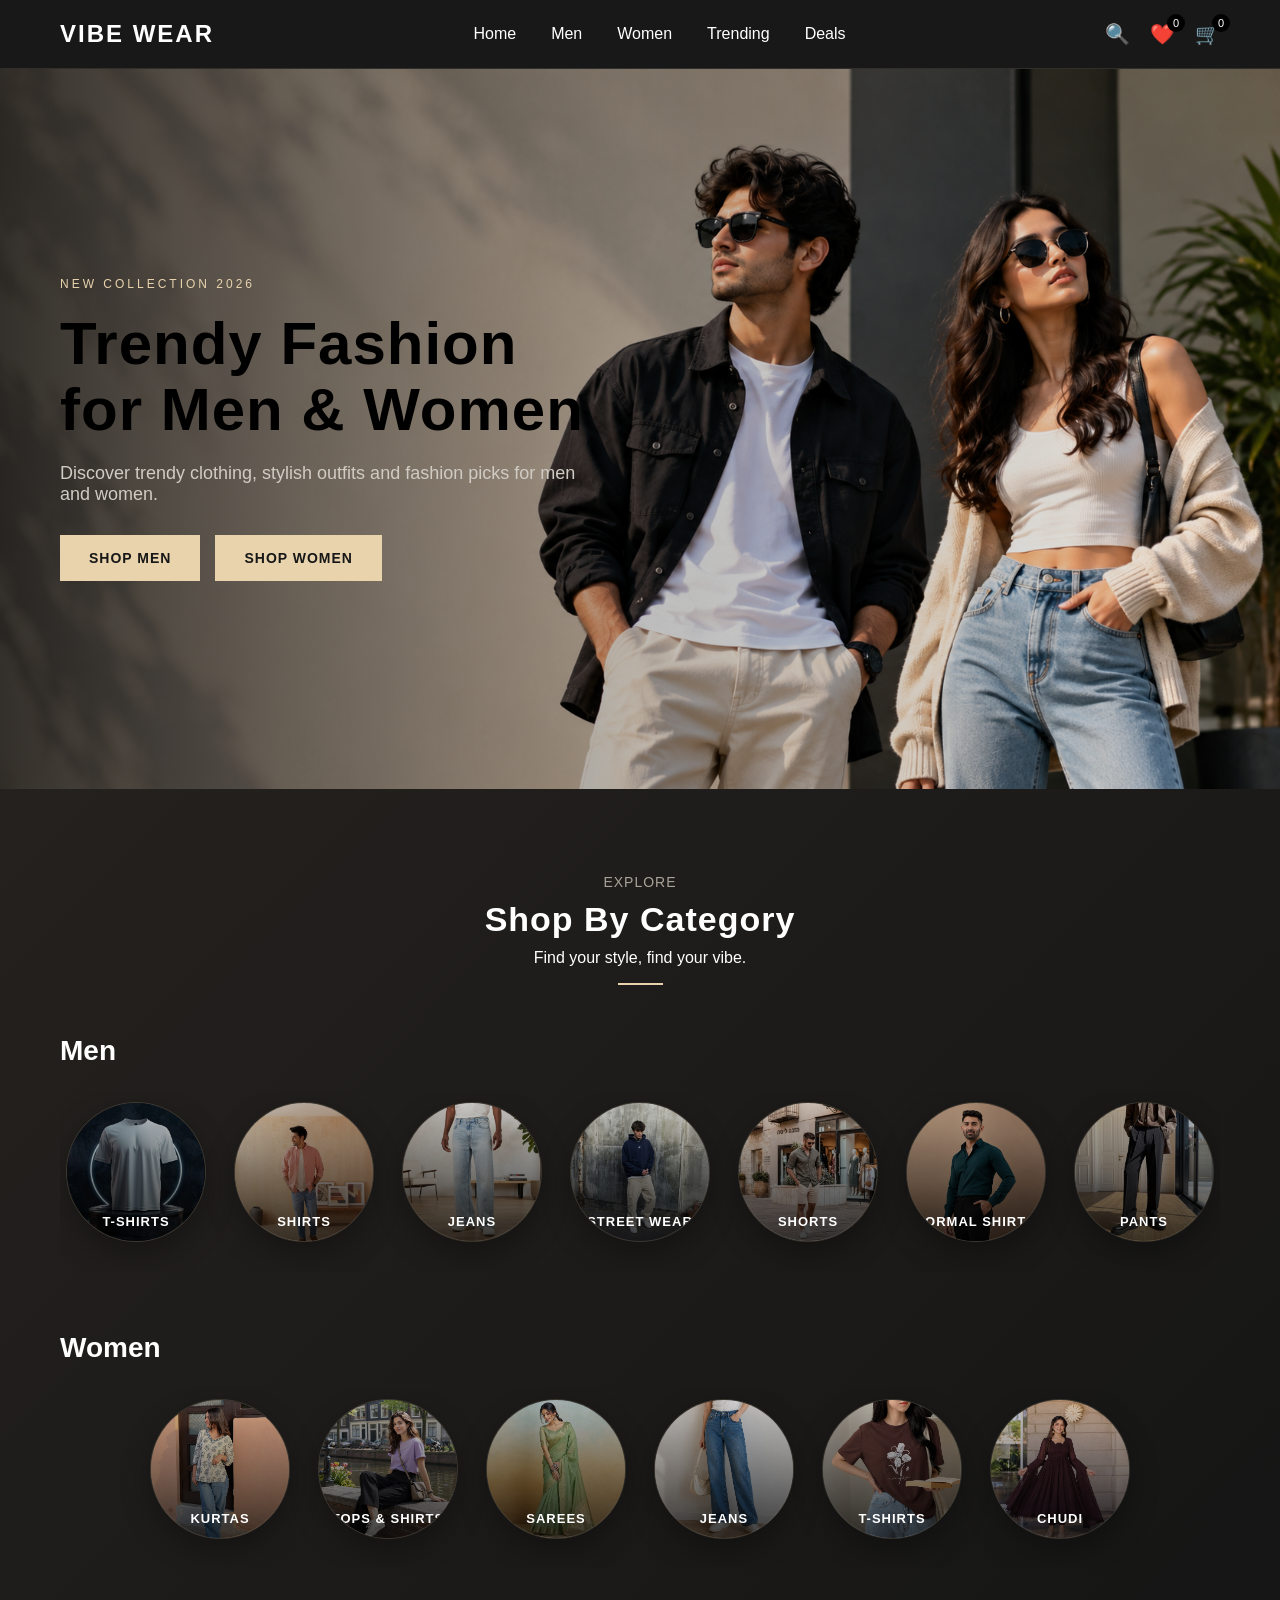
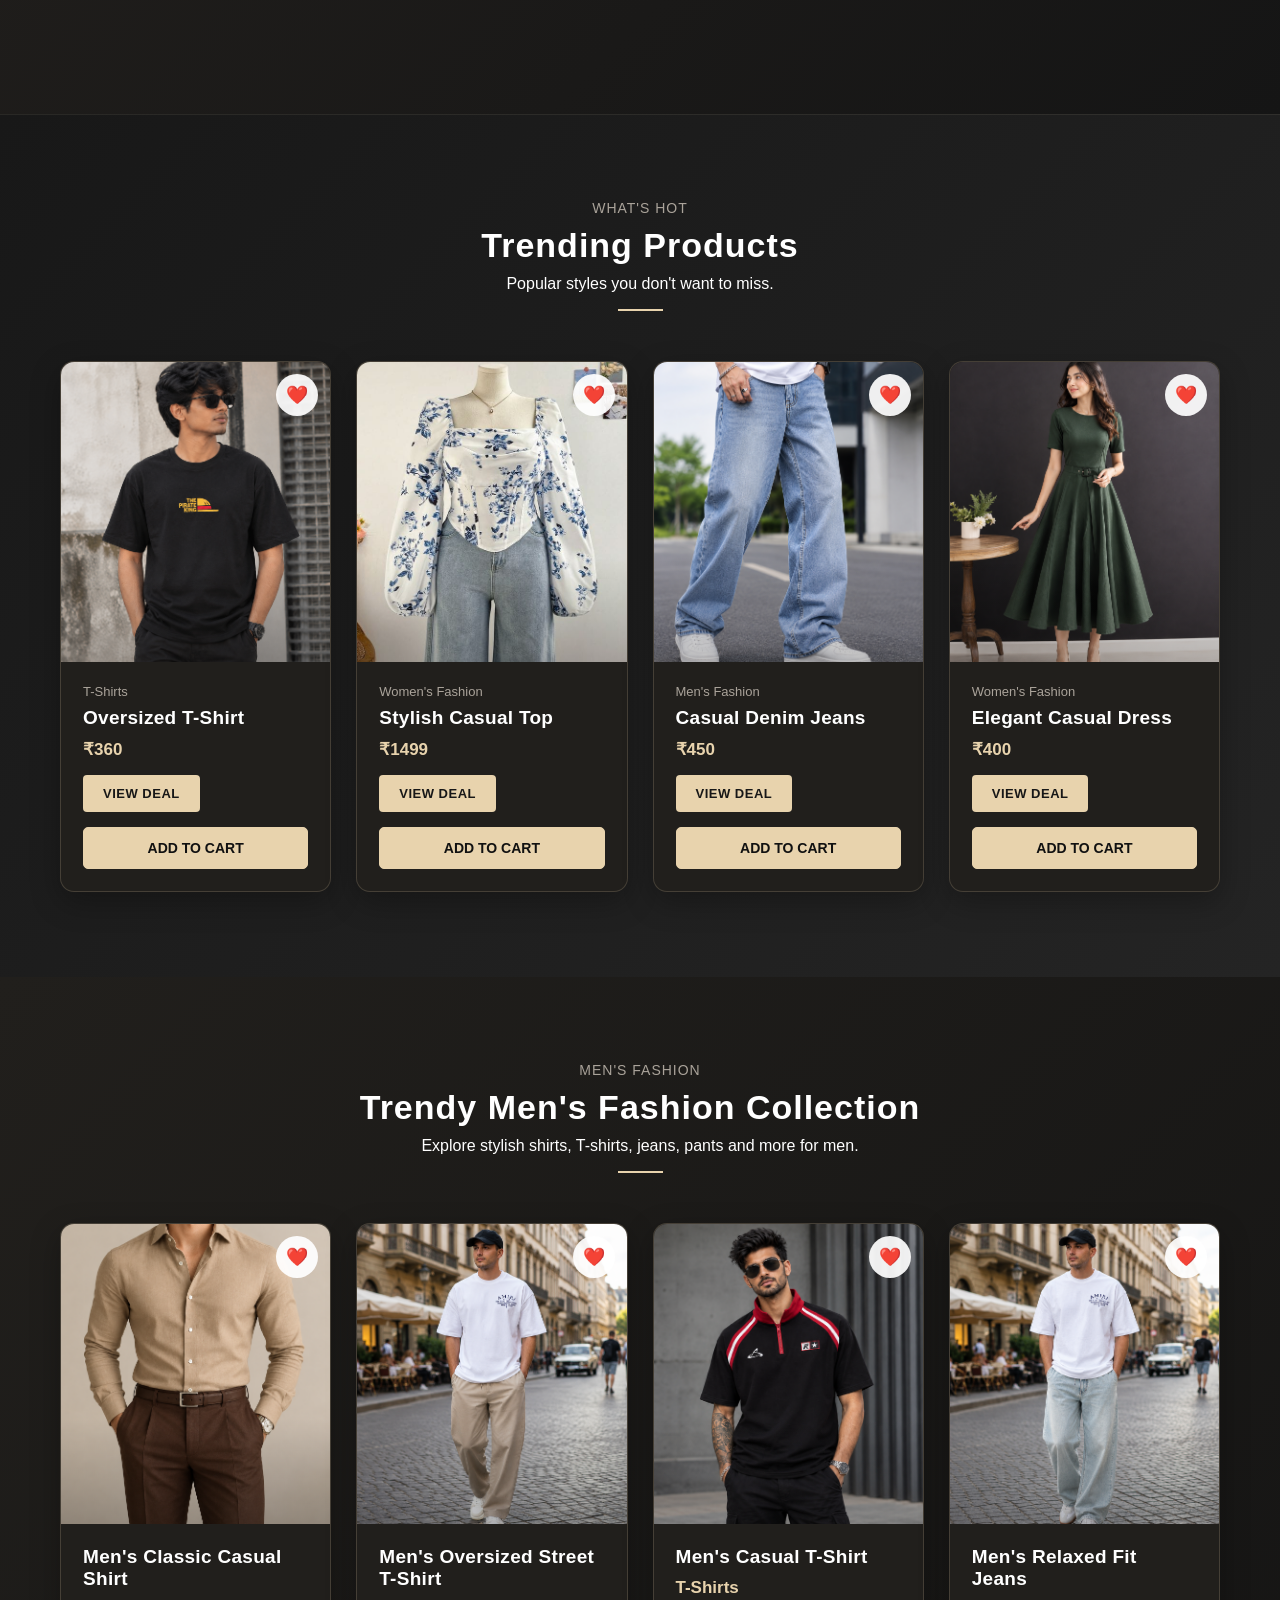
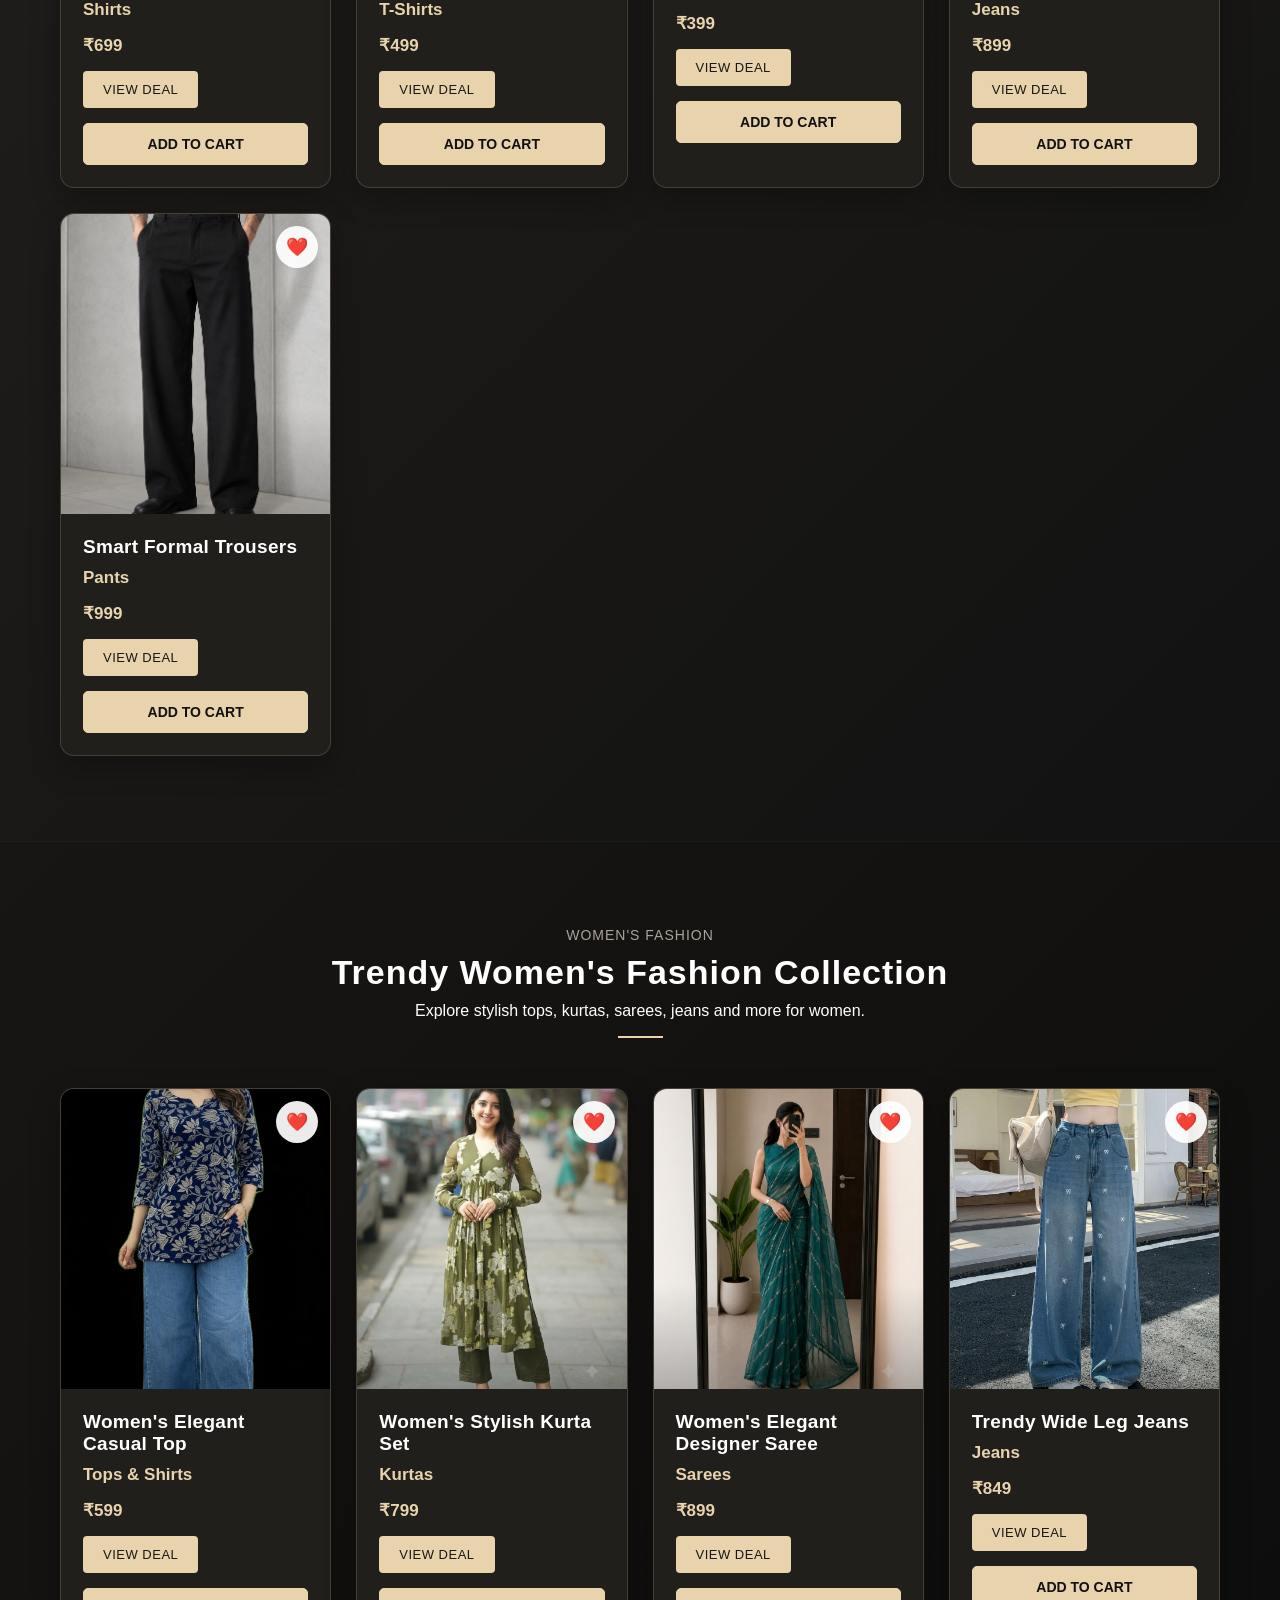
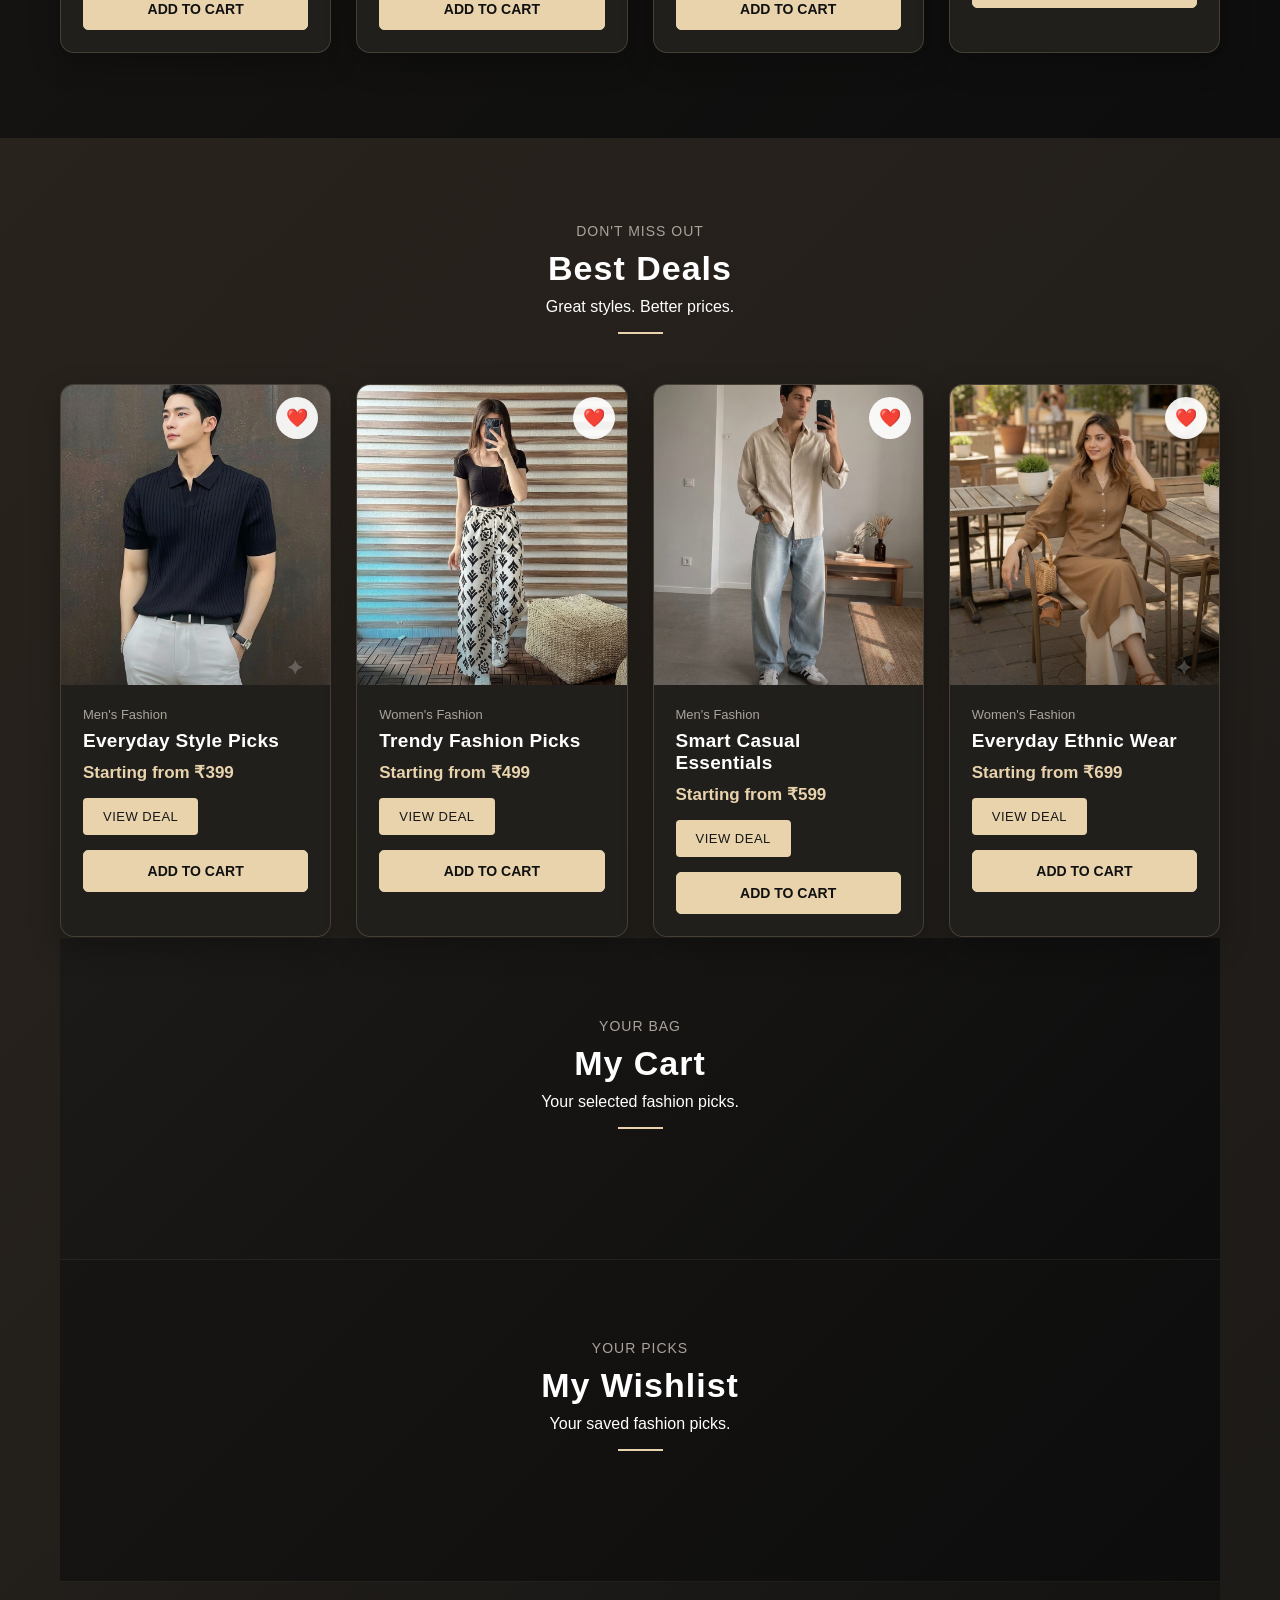
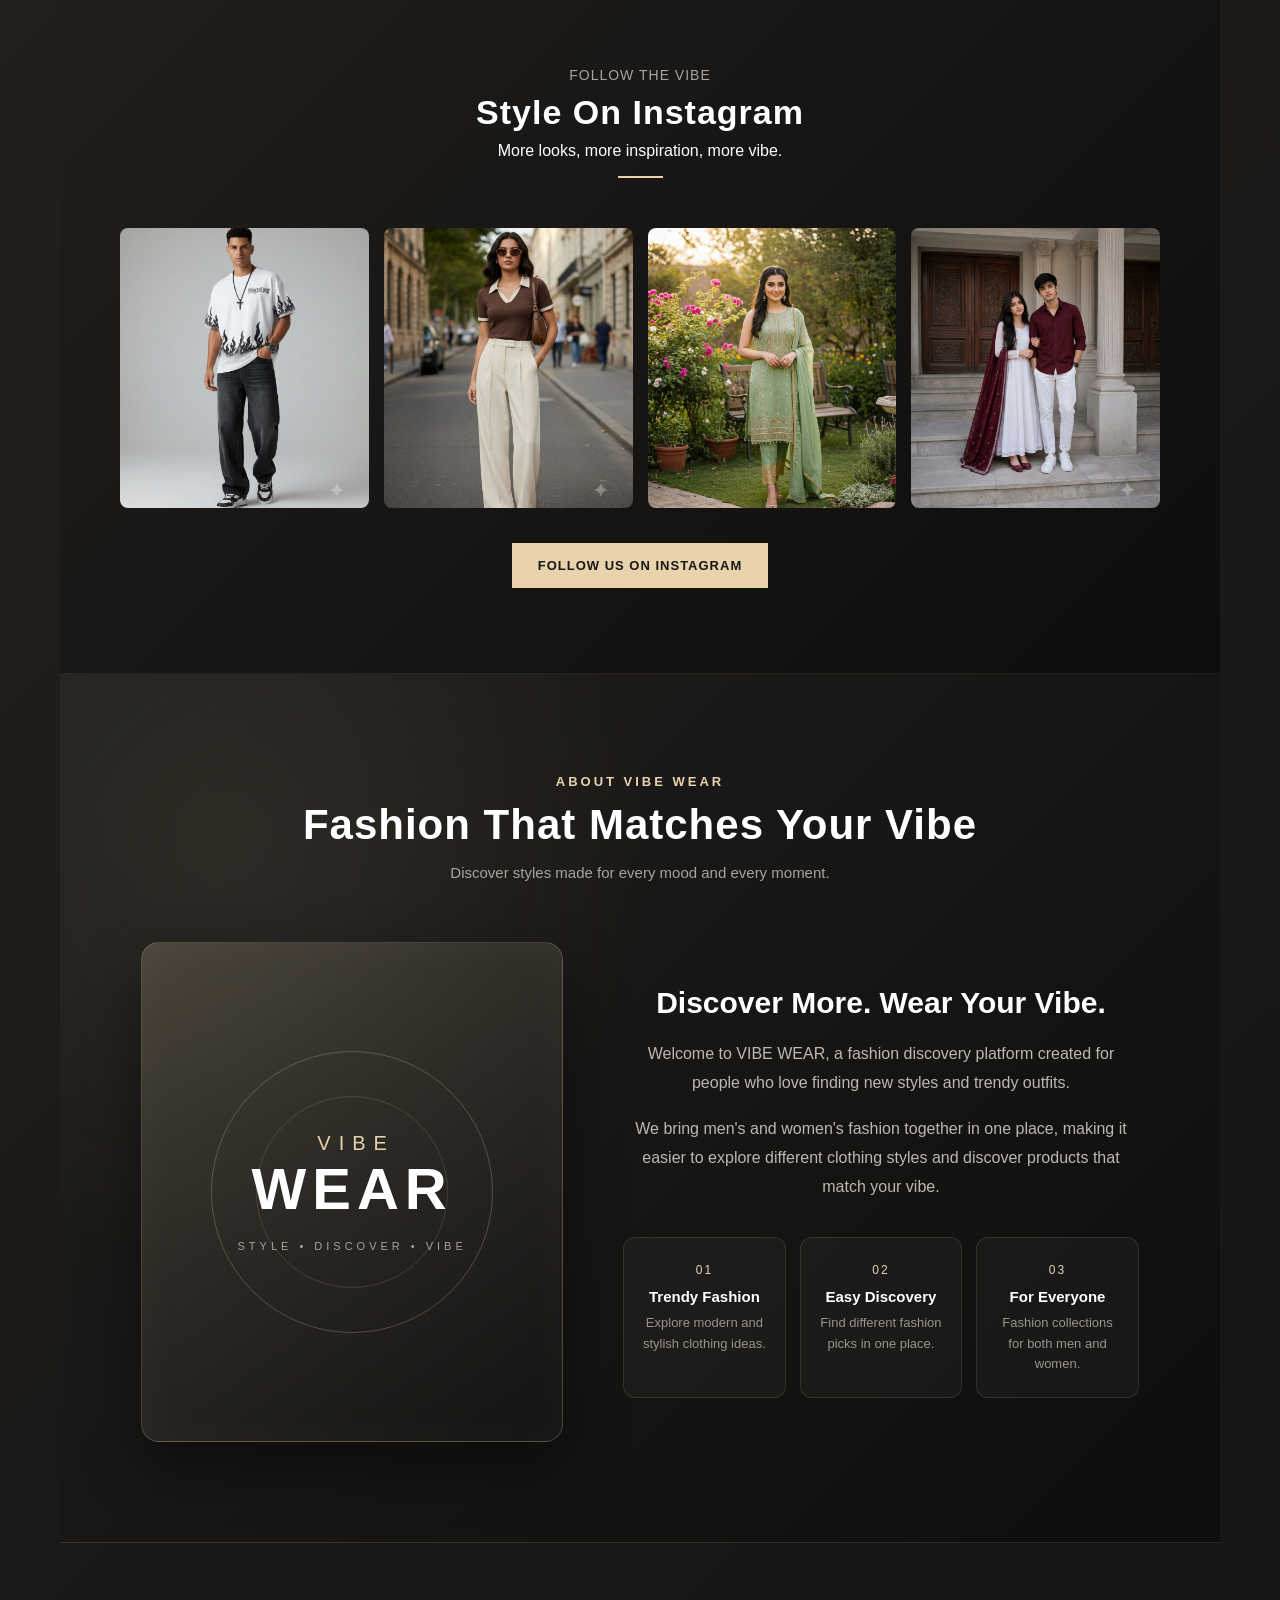
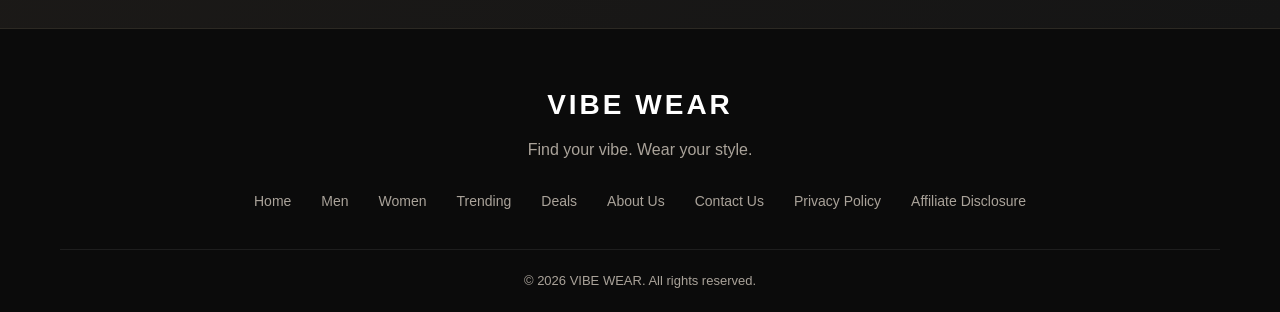
<file: index.html>
<!DOCTYPE html>
<html lang="en">
<head>
    <meta charset="UTF-8">
    <meta name="viewport" content="width=device-width, initial-scale=1.0">

    <title>VIBE WEAR | Trendy Fashion for Men & Women</title>
    <meta name="description" content="Discover trendy fashion for men and women at VIBE WEAR. Explore stylish T-shirts, shirts, jeans, dresses, ethnic wear and more.">

    <link rel="stylesheet" href="style.css">
</head>

<body>
    <header>
    <nav class="navbar">

        <div class="logo">
            VIBE WEAR
        </div>

        <ul class="nav-links">
            <li><a href="#home">Home</a></li>
            <li><a href="#" onclick="showAllMenProducts()">Men</a></li>
            <li><a href="#" onclick="showAllWomenProducts()">Women</a></li>
            <li><a href="#trending">Trending</a></li>
            <li><a href="#deals">Deals</a></li>
        </ul>

        <div class="nav-icons">
            <a href="#" id="search-icon">🔍</a>
            <a href="#" id="wishlist-icon">
    ❤️
    <span id="wishlist-count">0</span>
</a>
            <a href="#" id="cart-icon">
    🛒
    <span id="cart-count">0</span>
</a>
        </div>

    </nav>
    <div class="search-box">
    <input type="text" id="search-input" placeholder="Search products...">
    </div>
</header>
<!-- Hero Section -->
<section class="hero" id="home">

    <div class="hero-content">

        <p class="hero-subtitle">NEW COLLECTION 2026</p>

        <h1>Trendy Fashion for Men & Women</h1>

        <p class="hero-description">
    Discover trendy clothing, stylish outfits and fashion picks for men and women.
</p>

        <div class="hero-buttons">
            <a href="#men" class="btn">SHOP MEN</a>
            <a href="#women" class="btn">SHOP WOMEN</a>
        </div>

    </div>

</section>
<!-- Shop By Category -->
<section class="categories">

    <div class="section-title">
        <p>EXPLORE</p>
        <h2>Shop By Category</h2>
        <span>Find your style, find your vibe.</span>
    </div>

    <!-- Men's Categories -->
    <div class="category-group">

        <h3>Men</h3>

        <div class="category-container">

            <div class="category-card" onclick="showMenCategory('T-Shirts')">
                <img src="t-shirts.jpeg" alt="Mens T-Shirts">
                <h4>T-Shirts</h4>
            </div>

            <div class="category-card" onclick="showMenCategory('Shirts')">
                <img src="shirts.jpeg" alt="Mens SHirts">
                <h4>Shirts</h4>
            </div>

            <div class="category-card" onclick="showMenCategory('Jeans')">
                <img src="jeans.jpeg" alt="Mens Jeans">
                <h4>Jeans</h4>
            </div>

            <div class="category-card" onclick="showMenCategory('Street Wear')">
                <img src="street wear.jpeg" alt="Street Wear">
                <h4>Street Wear</h4>
            </div>

            <div class="category-card" onclick="showMenCategory('Shorts')">
                <img src="shortss.jpeg" alt="Mens Shorts">
                <h4>Shorts</h4>
            </div>

            <div class="category-card" onclick="showMenCategory('Formal Shirts')">
                <img src="formal.png" alt="">
                <h4>Formal Shirts</h4>
            </div>

            <div class="category-card" onclick="showMenCategory('Pants')">
                <img src="pants.jpeg" alt="Mens pants">
                <h4>Pants</h4>
            </div>

        </div>

    </div>


    <!-- Women's Categories -->
    <div class="category-group">

        <h3>Women</h3>

        <div class="category-container">

            <div class="category-card" onclick="showWomenCategory('Kurtas')">
                <img src="Kurtas.jpeg" alt="Women kurtas">
                <h4>Kurtas</h4>
            </div>

            <div class="category-card" onclick="showWomenCategory('Tops & Shirts')">
                <img src="top and shirts.jpeg" alt="Womens Top & Shirts">
                <h4>Tops & Shirts</h4>
            </div>

            <div class="category-card" onclick="showWomenCategory('Sarees')">
                <img src="sarees.jpeg" alt="Womens sarees">
                <h4>Sarees</h4>
            </div>

            <div class="category-card" onclick="showWomenCategory('Jeans')">
                <img src="Jeans...jpeg" alt="Womens Jeans">
                <h4>Jeans</h4>
            </div>

            <div class="category-card" onclick="showWomenCategory('T-Shirts')">
                <img src="tshirts ....jpeg" alt="Womens T-shirts">
                <h4>T-Shirts</h4>
            </div>

            <div class="category-card" onclick="showWomenCategory('Chudi')">
                <img src="chudiii.png" alt="Womens chudi">
                <h4>Chudi</h4>
            </div>

        </div>

    </div>

</section>
<!-- Trending Products -->
<section class="trending" id="trending">

    <div class="section-title">
        <p>WHAT'S HOT</p>
        <h2>Trending Products</h2>
        <span>Popular styles you don't want to miss.</span>
    </div>

    <div class="product-container">

        <div class="product-card men-tshirt-product">
            <div class="product-image">
                <img src="trending oversized.png" alt="Trending Fashion Product">
            </div>
            <button class="wishlist-btn">❤️</button>

            <div class="product-info">
                <p class="product-category">T-Shirts</p>
                <h3>Oversized T-Shirt</h3>
                <p class="product-price">₹360</p>
                <a href="https://myntr.it/Z0u4UP9" target="_blank" rel="noopener noreferrer" class="deal-btn">VIEW DEAL</a>
                <button class="cart-btn">ADD TO CART</button>
            </div>
        </div>
        <div class="product-card">
    <div class="product-image">
        <img src="casual top.jpeg" alt="Trending Fashion Product">
    </div>

    <div class="product-info">
        <p class="product-category">Women's Fashion</p>
        <h3>Stylish Casual Top</h3>
        <p class="product-price">₹1499</p>
        <a href="https://myntr.it/4zLctgZ" target="_blank" rel="noopener noreferrer" class="deal-btn">VIEW DEAL</a>
    </div>
</div>
<div class="product-card">
    <div class="product-image">
        <img src="denim jeans.png" alt="Trending Fashion Product">
    </div>

    <div class="product-info">
        <p class="product-category">Men's Fashion</p>
        <h3>Casual Denim Jeans</h3>
        <p class="product-price">₹450</p>
        <a href="https://dl.flipkart.com/s/!Pxv6qNNNN" target="_blank" rel="noopener noreferrer" class="deal-btn">VIEW DEAL</a>
    </div>
</div>

<div class="product-card">
    <div class="product-image">
        <img src="elegant.png" alt="Trending Fashion Product">
    </div>

    <div class="product-info">
        <p class="product-category">Women's Fashion</p>
        <h3>Elegant Casual Dress</h3>
        <p class="product-price">₹400</p>
        <a href="https://fktr.in/VSnwjiZ" target="_blank" rel="noopener noreferrer" class="deal-btn">VIEW DEAL</a>
    </div>
</div>

    </div>

</section>
<!-- Men's Collection -->
<section class="men-collection" id="men">

    <div class="section-title">
        <p>MEN'S FASHION</p>
        <h2>Trendy Men's Fashion Collection</h2>
        <span>Explore stylish shirts, T-shirts, jeans, pants and more for men.</span>
    </div>

    <div class="men-product-container">

        <div class="men-product-card">
            <div class="men-product-image">
                <img src="men product 1.png" alt="Men Fashion">
            </div>

            <button class="wishlist-btn">❤️</button>

            <div class="men-product-info">
                <h3>Men's Classic Casual Shirt</h3>
                <p class="product-category">Shirts</p>

                <p>₹699</p>
                <a href="#" class="deal-btn">VIEW DEAL</a>
            </div>
        </div>
        <div class="men-product-card men-tshirt-product">
    <div class="men-product-image">
        <img src="men product 2.png" alt="Men Fashion">
    </div>

    <div class="men-product-info">
        <h3>Men's Oversized Street T-Shirt</h3>
        <p class="product-category">T-Shirts</p>
        <p>₹499</p>
        <a href="#" class="deal-btn">VIEW DEAL</a>
    </div>
</div>

<div class="men-product-card men-tshirt-product">
    <div class="men-product-image">
        <img src="product 2 tshirt.png" alt="Men Fashion">
    </div>

    <div class="men-product-info">
        <h3>Men's Casual T-Shirt</h3>
        <p class="product-category">T-Shirts</p>
        <p>₹399</p>
        <a href="https://myntr.it/1Tbs3eW" class="deal-btn">VIEW DEAL</a>
    </div>
</div>
<div class="men-product-card">
    <div class="men-product-image">
        <img src="men product 3.png" alt="Men Jeans">
    </div>

    <div class="men-product-info">
        <h3>Men's Relaxed Fit Jeans</h3>
        <p class="product-category">Jeans</p>
        <p>₹899</p>
        <a href="#" class="deal-btn">VIEW DEAL</a>
    </div>
</div>
<div class="men-product-card">
    <div class="men-product-image">
        <img src="men product 4.png" alt="Men Formal Wear">
    </div>

    <div class="men-product-info">
        <h3>Smart Formal Trousers</h3>
        <p class="product-category">Pants</p>
        <p>₹999</p>
        <a href="#" class="deal-btn">VIEW DEAL</a>
    </div>
</div>

    </div>

</section>
<!-- Women's Collection -->
<section class="women-collection" id="women">

    <div class="section-title">
        <p>WOMEN'S FASHION</p>
        <h2>Trendy Women's Fashion Collection</h2>
        <span>Explore stylish tops, kurtas, sarees, jeans and more for women.</span>
    </div>

    <div class="women-product-container">

        <div class="women-product-card">
            <div class="women-product-image">
                <img src="Elegant casueal.jpg" alt="Women's Fashion">
            </div>

            <div class="women-product-info">
                <h3>Women's Elegant Casual Top</h3>
                <p class="product-category">Tops & Shirts</p>
                <p>₹599</p>
                <a href="#" class="deal-btn">VIEW DEAL</a>
            </div>
        </div>
        <div class="women-product-card">
    <div class="women-product-image">
        <img src="Stylish kurta seet.png" alt="Women's Fashion">
    </div>

    <div class="women-product-info">
        <h3>Women's Stylish Kurta Set</h3>
        <p class="product-category">Kurtas</p>
        <p>₹799</p>
        <a href="#" class="deal-btn">VIEW DEAL</a>
    </div>
</div>
<div class="women-product-card">
    <div class="women-product-image">
        <img src="Elegant saree.png" alt="Women's Saree">
    </div>

    <div class="women-product-info">
        <h3>Women's Elegant Designer Saree</h3>
        <p class="product-category">Sarees</p>
        <p>₹899</p>
        <a href="#" class="deal-btn">VIEW DEAL</a>
    </div>
</div>
<div class="women-product-card">
    <div class="women-product-image">
        <img src="Wide leg jeans.png" alt="Women's Fashion">
    </div>

    <div class="women-product-info">
        <h3>Trendy Wide Leg Jeans</h3>
        <p class="product-category">Jeans</p>
        <p>₹849</p>
        <a href="#" class="deal-btn">VIEW DEAL</a>
    </div>
</div>

    </div>

</section>
<!-- Best Deals -->
<section class="best-deals" id="deals">

    <div class="section-title">
        <p>DON'T MISS OUT</p>
        <h2>Best Deals</h2>
        <span>Great styles. Better prices.</span>
    </div>

    <div class="deal-container">

        <div class="deal-card">
            <div class="deal-image">
                <img src="Everyday style.png" alt="Best Fashion Deal">
            </div>

            <div class="deal-info">
                <p class="deal-category">Men's Fashion</p>
                <h3>Everyday Style Picks</h3>
                <p class="deal-price">Starting from ₹399</p>
                <a href="#" class="deal-btn">VIEW DEAL</a>
            </div>
        </div>
        <div class="deal-card">
    <div class="deal-image">
        <img src="Trendy fashion.png" alt="Women's Fashion Deal">
    </div>

    <div class="deal-info">
        <p class="deal-category">Women's Fashion</p>
        <h3>Trendy Fashion Picks</h3>
        <p class="deal-price">Starting from ₹499</p>
        <a href="#" class="deal-btn">VIEW DEAL</a>
    </div>
</div>
<div class="deal-card">
    <div class="deal-image">
        <img src="Smart casueal.png" alt="Men's Fashion Deal">
    </div>

    <div class="deal-info">
        <p class="deal-category">Men's Fashion</p>
        <h3>Smart Casual Essentials</h3>
        <p class="deal-price">Starting from ₹599</p>
        <a href="#" class="deal-btn">VIEW DEAL</a>
    </div>
</div>
<div class="deal-card">
    <div class="deal-image">
        <img src="Ethinic wear.png" alt="Women's Fashion Deal">
    </div>

    <div class="deal-info">
        <p class="deal-category">Women's Fashion</p>
        <h3>Everyday Ethnic Wear</h3>
        <p class="deal-price">Starting from ₹699</p>
        <a href="#" class="deal-btn">VIEW DEAL</a>
    </div>
</div>
</div>

<!-- Cart Section -->
<section class="cart-section">

    <div class="section-title">
        <p>YOUR BAG</p>
        <h2>My Cart</h2>
        <span>Your selected fashion picks.</span>
    </div>

    <div class="cart-container" id="cart-container">
    </div>

</section>

    
    <!-- Wishlist Section -->
<section class="wishlist-section">

    <div class="section-title">
        <p>YOUR PICKS</p>
        <h2>My Wishlist</h2>
        <span>Your saved fashion picks.</span>
    </div>

    <div class="wishlist-container" id="wishlist-container">
    </div>

</section>
<!-- Instagram Section -->
<section class="instagram">

    <div class="section-title">
        <p>FOLLOW THE VIBE</p>
        <h2>Style On Instagram</h2>
        <span>More looks, more inspiration, more vibe.</span>
    </div>

    <div class="instagram-container">

        <div class="instagram-card">
            <img src="Deal(1).png" alt="VIBE WEAR Instagram Fashion">
        </div>

        <div class="instagram-card">
            <img src="Deal 2.png" alt="VIBE WEAR Instagram Style">
        </div>

        <div class="instagram-card">
            <img src="Deal 3.png" alt="VIBE WEAR Instagram Fashion">
        </div>

        <div class="instagram-card">
            <img src="Deal 4.png" alt="VIBE WEAR Instagram Style">
        </div>

    </div>

    <a href="https://www.instagram.com/vibe_.wear_?stkn=MW9qaTVxaTRkYWFjMQ==" class="instagram-btn">FOLLOW US ON INSTAGRAM</a>

</section>
   <!-- About Us Section -->
<section class="about-section" id="about">

    <div class="about-header">
        <p>ABOUT VIBE WEAR</p>
        <h2>Fashion That Matches Your Vibe</h2>
        <span>Discover styles made for every mood and every moment.</span>
    </div>

    <div class="about-ui">

        <div class="about-visual">
            <div class="about-visual-content">
                <span>VIBE</span>
                <strong>WEAR</strong>
                <p>STYLE • DISCOVER • VIBE</p>
            </div>
        </div>

        <div class="about-text">

            <h3>Discover More. Wear Your Vibe.</h3>

            <p>
                Welcome to VIBE WEAR, a fashion discovery platform
                created for people who love finding new styles and
                trendy outfits.
            </p>

            <p>
                We bring men's and women's fashion together in one
                place, making it easier to explore different clothing
                styles and discover products that match your vibe.
            </p>

            <div class="about-features">

                <div class="about-feature">
                    <span>01</span>
                    <h4>Trendy Fashion</h4>
                    <p>Explore modern and stylish clothing ideas.</p>
                </div>

                <div class="about-feature">
                    <span>02</span>
                    <h4>Easy Discovery</h4>
                    <p>Find different fashion picks in one place.</p>
                </div>

                <div class="about-feature">
                    <span>03</span>
                    <h4>For Everyone</h4>
                    <p>Fashion collections for both men and women.</p>
                </div>

            </div>

        </div>

    </div>

</section>

</section>
<!-- Footer -->
<footer class="footer">

    <div class="footer-content">

        <h2>VIBE WEAR</h2>

        <p>
            Find your vibe. Wear your style.
        </p>

        <div class="footer-links">
    <a href="#">Home</a>
    <a href="#">Men</a>
    <a href="#">Women</a>
    <a href="#">Trending</a>
    <a href="#">Deals</a>
    <a href="#about">About Us</a>
    <a href="contact.html">Contact Us</a>
    <a href="privacy-policy.html">Privacy Policy</a>
    <a href="affiliate-disclosure.html">Affiliate Disclosure</a>
</div>
</div>

    </div>

    <div class="footer-bottom">
        <p>© 2026 VIBE WEAR. All rights reserved.</p>
    </div>

</footer>
<script src="script.js"></script>
</body>
</html>
</file>
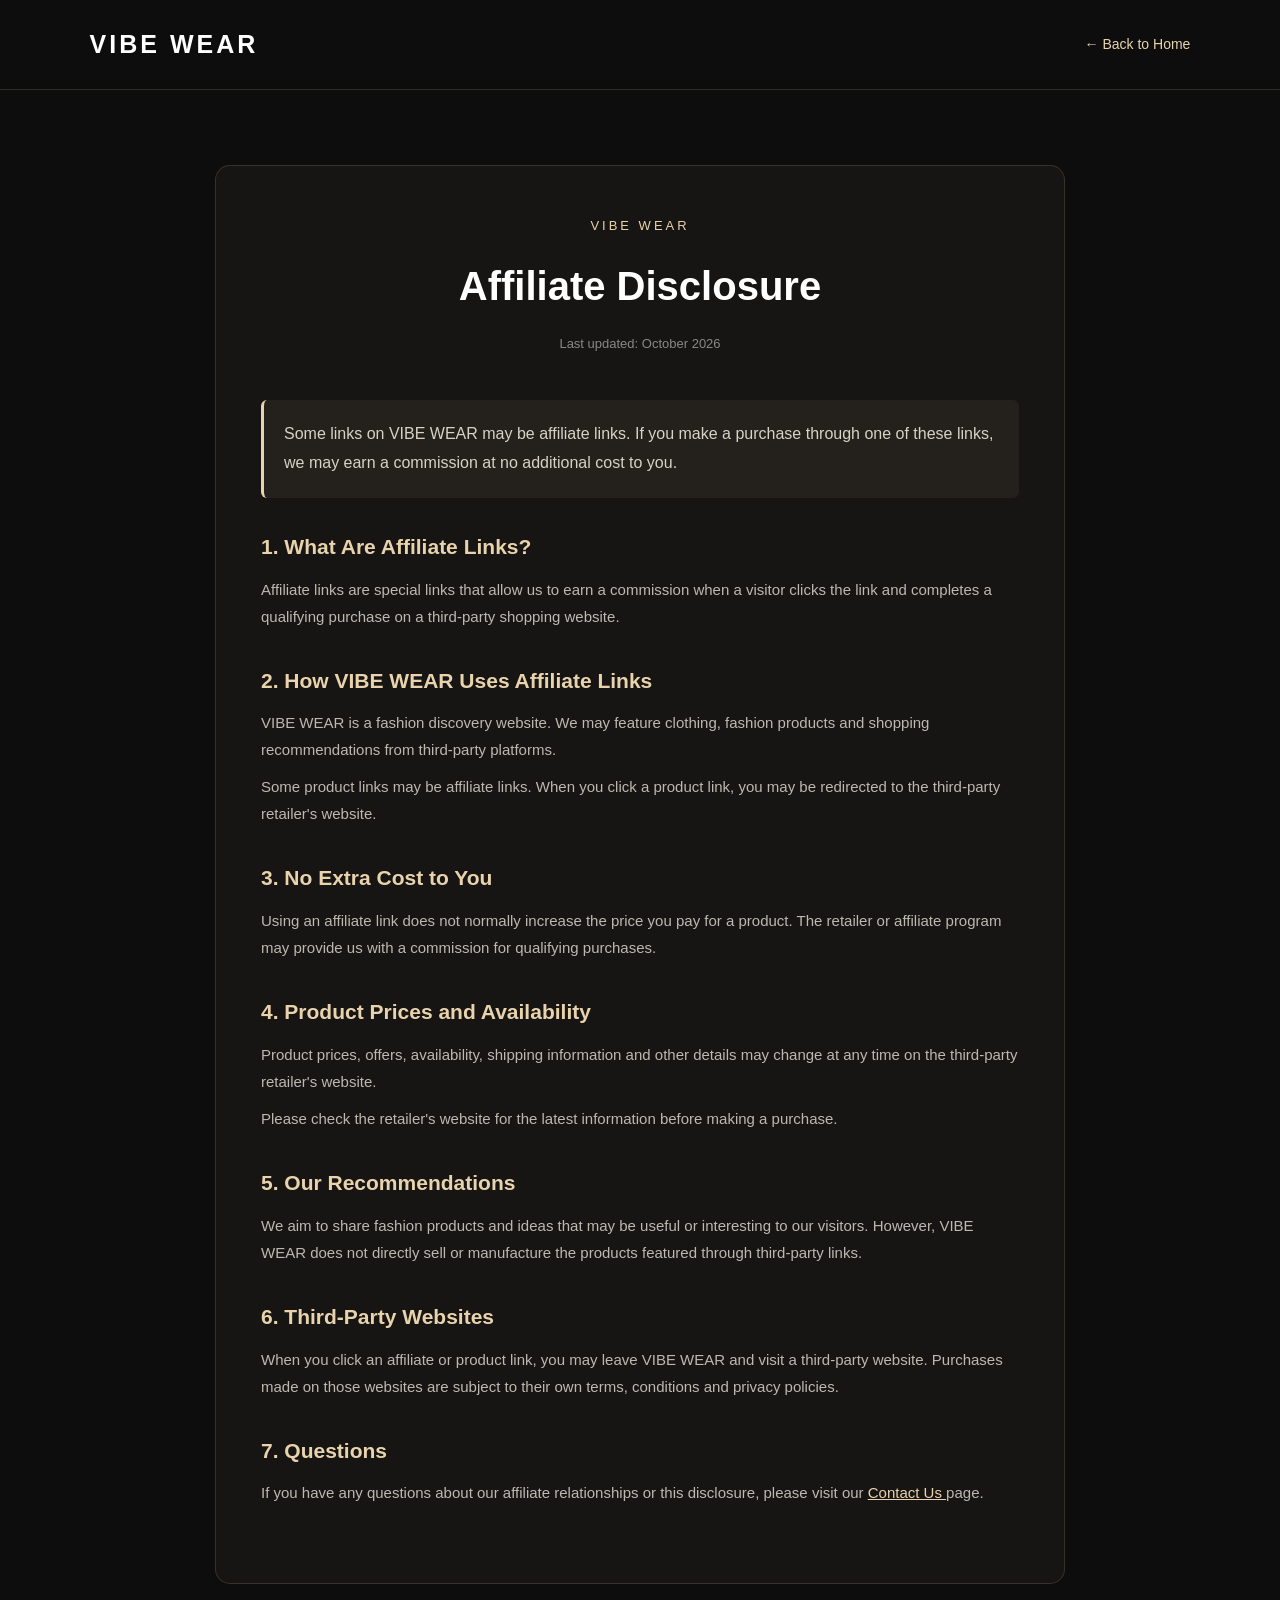
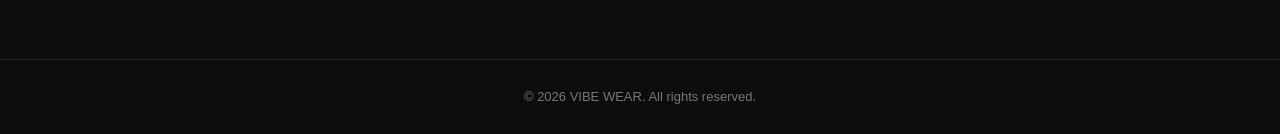
<file: affiliate-disclosure.html>
<!DOCTYPE html>
<html lang="en">
<head>
    <meta charset="UTF-8">
    <meta name="viewport" content="width=device-width, initial-scale=1.0">

    <title>Affiliate Disclosure | VIBE WEAR</title>

    <meta name="description"
          content="Learn how affiliate links and commissions work on VIBE WEAR.">

    <style>
        * {
            margin: 0;
            padding: 0;
            box-sizing: border-box;
        }

        body {
            font-family: Arial, sans-serif;
            background: #0d0d0d;
            color: #ffffff;
            line-height: 1.8;
        }

        header {
            padding: 22px 7%;
            border-bottom: 1px solid rgba(232, 211, 173, 0.15);
            display: flex;
            justify-content: space-between;
            align-items: center;
        }

        .logo {
            font-size: 25px;
            font-weight: 700;
            letter-spacing: 3px;
        }

        header a {
            color: #e8d3ad;
            text-decoration: none;
            font-size: 14px;
        }

        main {
            max-width: 900px;
            margin: auto;
            padding: 75px 25px;
        }

        .disclosure-container {
            background: #171513;
            border: 1px solid rgba(232, 211, 173, 0.15);
            border-radius: 15px;
            padding: 45px;
        }

        .disclosure-header {
            text-align: center;
            margin-bottom: 45px;
        }

        .disclosure-header span {
            color: #e8d3ad;
            font-size: 13px;
            letter-spacing: 3px;
        }

        .disclosure-header h1 {
            font-size: 40px;
            margin: 10px 0;
        }

        .disclosure-header p {
            color: #888;
            font-size: 13px;
        }

        .disclosure-section {
            margin-bottom: 32px;
        }

        .disclosure-section h2 {
            color: #e8d3ad;
            font-size: 21px;
            margin-bottom: 10px;
        }

        .disclosure-section p {
            color: #bdb8b0;
            font-size: 15px;
            margin-bottom: 10px;
        }

        .highlight {
            background: rgba(232, 211, 173, 0.06);
            border-left: 3px solid #e8d3ad;
            padding: 20px;
            border-radius: 6px;
            margin-bottom: 30px;
        }

        .highlight p {
            margin: 0;
            color: #d8d2c8;
        }

        .disclosure-section ul {
            color: #bdb8b0;
            padding-left: 22px;
        }

        .disclosure-section li {
            margin-bottom: 7px;
        }

        footer {
            text-align: center;
            padding: 25px;
            border-top: 1px solid rgba(255,255,255,0.08);
            color: #777;
            font-size: 13px;
        }

        @media (max-width: 600px) {

            header {
                padding: 18px 5%;
            }

            .logo {
                font-size: 20px;
            }

            main {
                padding: 50px 15px;
            }

            .disclosure-container {
                padding: 28px 20px;
            }

            .disclosure-header h1 {
                font-size: 30px;
            }

            .disclosure-section h2 {
                font-size: 19px;
            }

            .disclosure-section p,
            .disclosure-section li {
                font-size: 14px;
            }
        }
    </style>
</head>

<body>

    <header>
        <div class="logo">VIBE WEAR</div>

        <a href="index.html">← Back to Home</a>
    </header>

    <main>

        <div class="disclosure-container">

            <div class="disclosure-header">
                <span>VIBE WEAR</span>
                <h1>Affiliate Disclosure</h1>
                <p>Last updated: October 2026</p>
            </div>

            <div class="highlight">
                <p>
                    Some links on VIBE WEAR may be affiliate links.
                    If you make a purchase through one of these links,
                    we may earn a commission at no additional cost to you.
                </p>
            </div>

            <div class="disclosure-section">
                <h2>1. What Are Affiliate Links?</h2>

                <p>
                    Affiliate links are special links that allow us to
                    earn a commission when a visitor clicks the link
                    and completes a qualifying purchase on a third-party
                    shopping website.
                </p>
            </div>

            <div class="disclosure-section">
                <h2>2. How VIBE WEAR Uses Affiliate Links</h2>

                <p>
                    VIBE WEAR is a fashion discovery website. We may
                    feature clothing, fashion products and shopping
                    recommendations from third-party platforms.
                </p>

                <p>
                    Some product links may be affiliate links. When
                    you click a product link, you may be redirected to
                    the third-party retailer's website.
                </p>
            </div>

            <div class="disclosure-section">
                <h2>3. No Extra Cost to You</h2>

                <p>
                    Using an affiliate link does not normally increase
                    the price you pay for a product. The retailer or
                    affiliate program may provide us with a commission
                    for qualifying purchases.
                </p>
            </div>

            <div class="disclosure-section">
                <h2>4. Product Prices and Availability</h2>

                <p>
                    Product prices, offers, availability, shipping
                    information and other details may change at any
                    time on the third-party retailer's website.
                </p>

                <p>
                    Please check the retailer's website for the latest
                    information before making a purchase.
                </p>
            </div>

            <div class="disclosure-section">
                <h2>5. Our Recommendations</h2>

                <p>
                    We aim to share fashion products and ideas that
                    may be useful or interesting to our visitors.
                    However, VIBE WEAR does not directly sell or
                    manufacture the products featured through
                    third-party links.
                </p>
            </div>

            <div class="disclosure-section">
                <h2>6. Third-Party Websites</h2>

                <p>
                    When you click an affiliate or product link,
                    you may leave VIBE WEAR and visit a third-party
                    website. Purchases made on those websites are
                    subject to their own terms, conditions and
                    privacy policies.
                </p>
            </div>

            <div class="disclosure-section">
                <h2>7. Questions</h2>

                <p>
                    If you have any questions about our affiliate
                    relationships or this disclosure, please visit
                    our
                    <a href="contact.html"
                       style="color:#e8d3ad;">
                        Contact Us
                    </a>
                    page.
                </p>
            </div>

        </div>

    </main>

    <footer>
        © 2026 VIBE WEAR. All rights reserved.
    </footer>

</body>
</html>
</file>
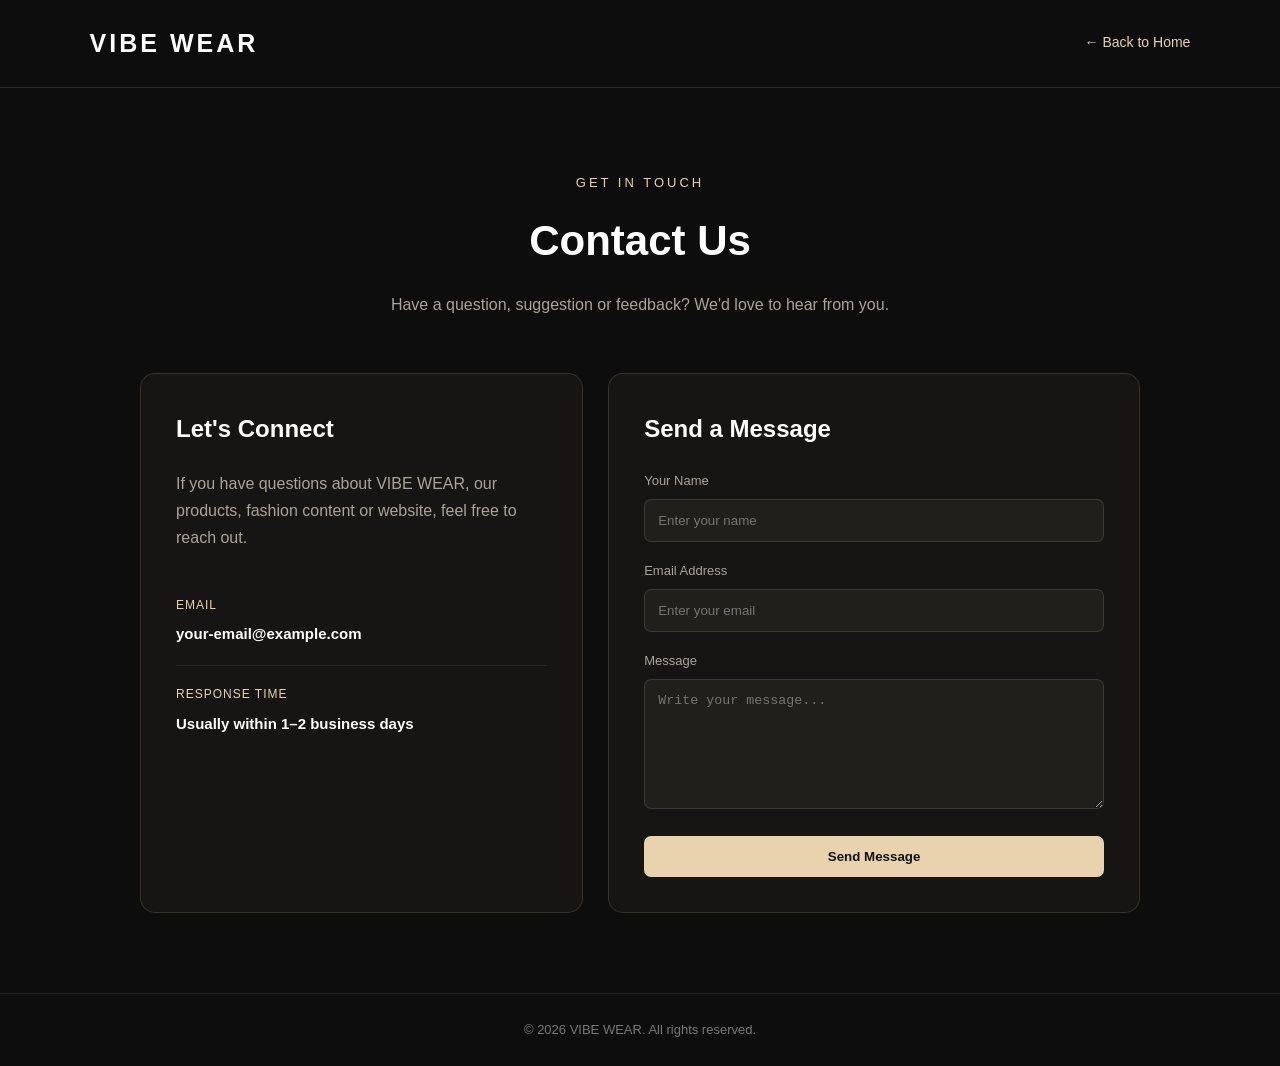
<file: contact.html>
<!DOCTYPE html>
<html lang="en">
<head>
    <meta charset="UTF-8">
    <meta name="viewport" content="width=device-width, initial-scale=1.0">

    <title>Contact Us | VIBE WEAR</title>

    <meta name="description"
          content="Contact VIBE WEAR for questions, feedback, suggestions, or support regarding our fashion discovery website.">

    <style>
        * {
            margin: 0;
            padding: 0;
            box-sizing: border-box;
        }

        body {
            font-family: Arial, sans-serif;
            background: #0d0d0d;
            color: #ffffff;
            line-height: 1.7;
        }

        header {
            padding: 22px 7%;
            border-bottom: 1px solid rgba(232, 211, 173, 0.15);
            display: flex;
            justify-content: space-between;
            align-items: center;
        }

        .logo {
            font-size: 25px;
            font-weight: 700;
            letter-spacing: 3px;
        }

        header a {
            color: #e8d3ad;
            text-decoration: none;
            font-size: 14px;
        }

        main {
            max-width: 1050px;
            margin: auto;
            padding: 80px 25px;
        }

        .contact-header {
            text-align: center;
            margin-bottom: 55px;
        }

        .contact-header span {
            color: #e8d3ad;
            font-size: 13px;
            letter-spacing: 3px;
        }

        .contact-header h1 {
            font-size: 42px;
            margin: 10px 0 15px;
        }

        .contact-header p {
            color: #aaa39a;
            max-width: 600px;
            margin: auto;
        }

        .contact-container {
            display: grid;
            grid-template-columns: 1fr 1.2fr;
            gap: 25px;
        }

        .contact-card,
        .contact-form {
            background: #171513;
            border: 1px solid rgba(232, 211, 173, 0.15);
            border-radius: 15px;
            padding: 35px;
        }

        .contact-card h2,
        .contact-form h2 {
            margin-bottom: 20px;
            font-size: 24px;
        }

        .contact-card p {
            color: #aaa39a;
            margin-bottom: 25px;
        }

        .contact-info {
            padding: 18px 0;
            border-bottom: 1px solid rgba(255,255,255,0.08);
        }

        .contact-info:last-child {
            border-bottom: none;
        }

        .contact-info span {
            display: block;
            color: #e8d3ad;
            font-size: 12px;
            letter-spacing: 1px;
            margin-bottom: 5px;
        }

        .contact-info strong {
            font-size: 15px;
        }

        .contact-form label {
            display: block;
            color: #aaa39a;
            font-size: 13px;
            margin-bottom: 7px;
        }

        .contact-form input,
        .contact-form textarea {
            width: 100%;
            padding: 13px;
            margin-bottom: 18px;
            background: #211f1c;
            color: #ffffff;
            border: 1px solid rgba(255,255,255,0.12);
            border-radius: 7px;
            outline: none;
        }

        .contact-form textarea {
            min-height: 130px;
            resize: vertical;
        }

        .contact-form input:focus,
        .contact-form textarea:focus {
            border-color: #e8d3ad;
        }

        .contact-form button {
            width: 100%;
            padding: 13px;
            border: none;
            border-radius: 7px;
            background: #e8d3ad;
            color: #111111;
            font-weight: 600;
            cursor: pointer;
        }

        footer {
            text-align: center;
            padding: 25px;
            border-top: 1px solid rgba(255,255,255,0.08);
            color: #777;
            font-size: 13px;
        }

        @media (max-width: 700px) {

            header {
                padding: 18px 5%;
            }

            .logo {
                font-size: 20px;
            }

            main {
                padding: 55px 18px;
            }

            .contact-header h1 {
                font-size: 32px;
            }

            .contact-container {
                grid-template-columns: 1fr;
            }

            .contact-card,
            .contact-form {
                padding: 25px;
            }
        }
    </style>
</head>

<body>

    <header>
        <div class="logo">VIBE WEAR</div>
        <a href="index.html">← Back to Home</a>
    </header>

    <main>

        <div class="contact-header">
            <span>GET IN TOUCH</span>
            <h1>Contact Us</h1>
            <p>
                Have a question, suggestion or feedback?
                We'd love to hear from you.
            </p>
        </div>

        <div class="contact-container">

            <div class="contact-card">

                <h2>Let's Connect</h2>

                <p>
                    If you have questions about VIBE WEAR, our products,
                    fashion content or website, feel free to reach out.
                </p>

                <div class="contact-info">
                    <span>EMAIL</span>
                    <strong>your-email@example.com</strong>
                </div>

                <div class="contact-info">
                    <span>RESPONSE TIME</span>
                    <strong>Usually within 1–2 business days</strong>
                </div>

            </div>

            <div class="contact-form">

                <h2>Send a Message</h2>

                <form>

                    <label for="name">Your Name</label>
                    <input
                        type="text"
                        id="name"
                        name="name"
                        placeholder="Enter your name"
                    >

                    <label for="email">Email Address</label>
                    <input
                        type="email"
                        id="email"
                        name="email"
                        placeholder="Enter your email"
                    >

                    <label for="message">Message</label>
                    <textarea
                        id="message"
                        name="message"
                        placeholder="Write your message..."
                    ></textarea>

                    <button type="submit">Send Message</button>

                </form>

            </div>

        </div>

    </main>

    <footer>
        © 2026 VIBE WEAR. All rights reserved.
    </footer>

</body>
</html>
</file>
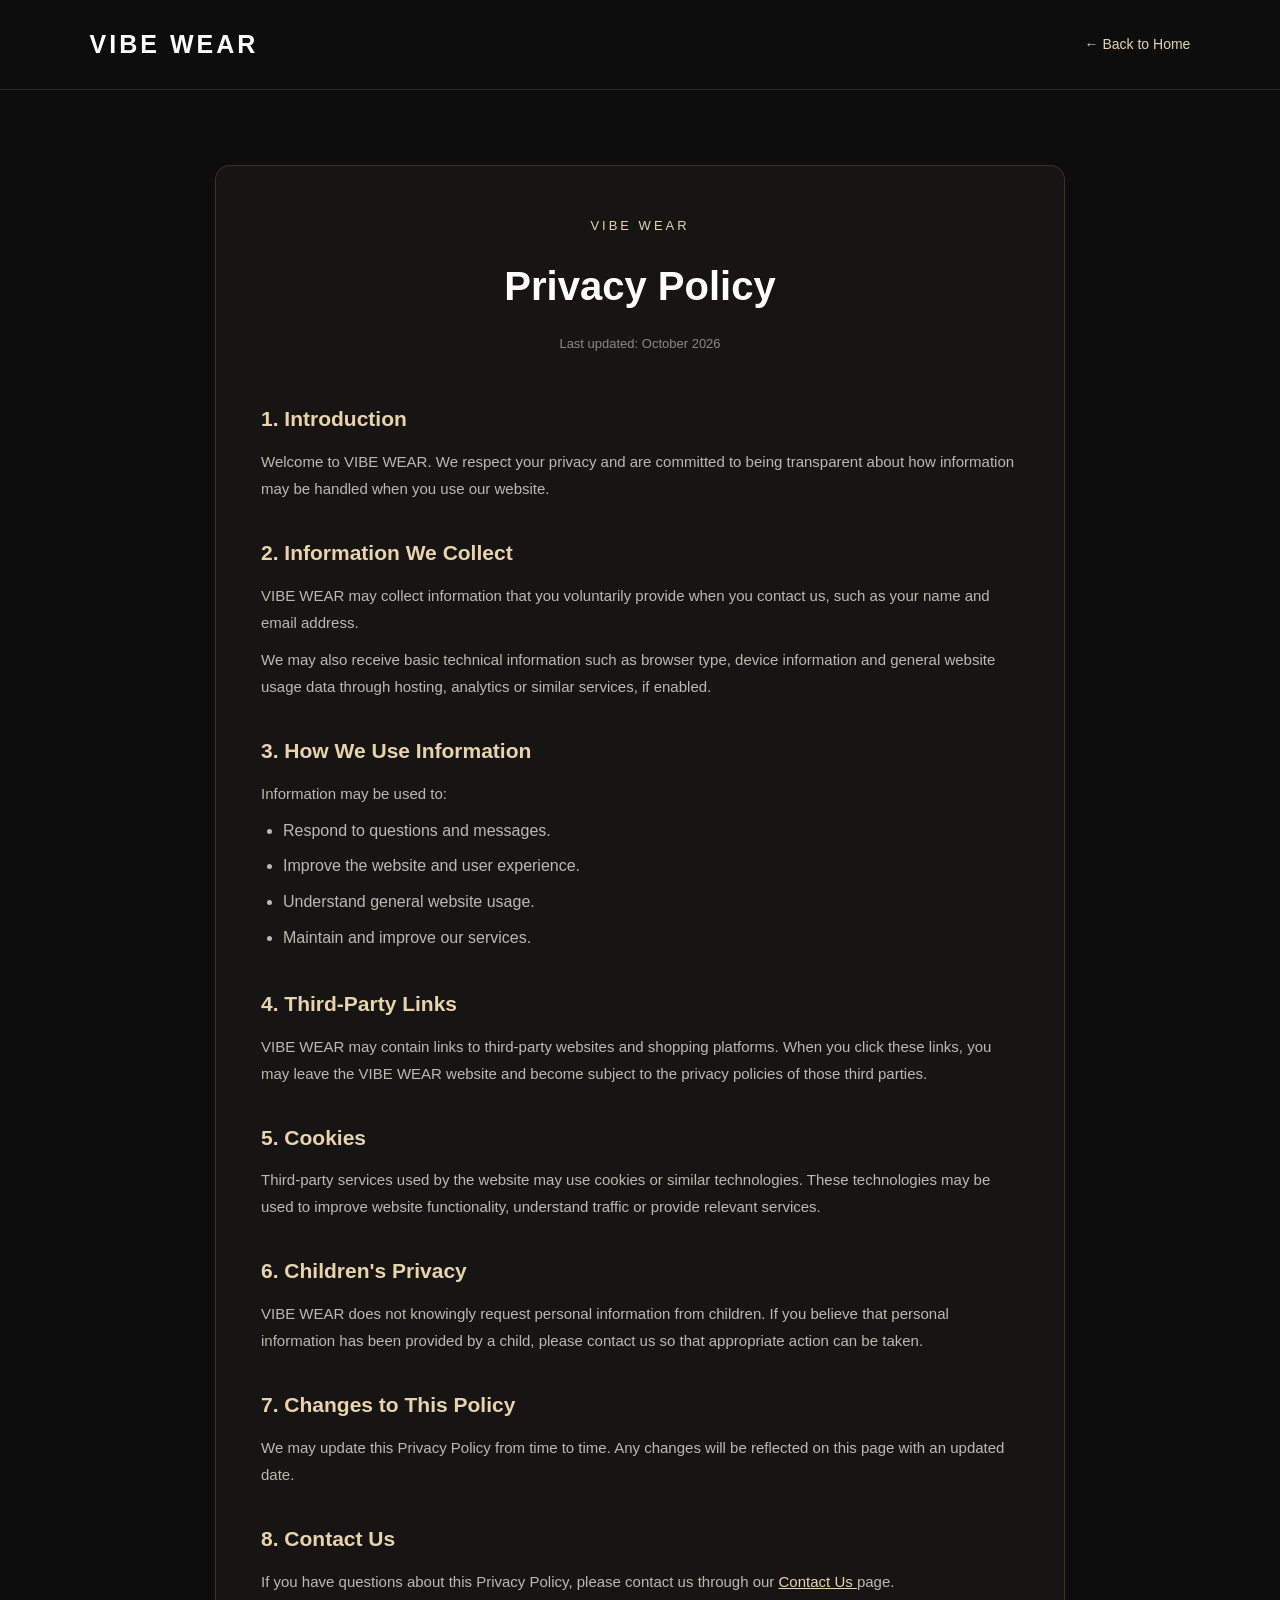
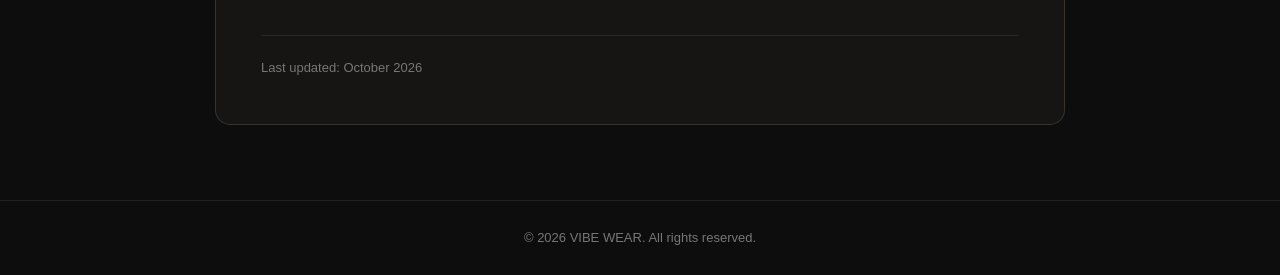
<file: privacy-policy.html>
<!DOCTYPE html>
<html lang="en">
<head>
    <meta charset="UTF-8">
    <meta name="viewport" content="width=device-width, initial-scale=1.0">

    <title>Privacy Policy | VIBE WEAR</title>

    <meta name="description"
          content="Read the VIBE WEAR Privacy Policy to understand how information is handled when you use our website.">

    <style>
        * {
            margin: 0;
            padding: 0;
            box-sizing: border-box;
        }

        body {
            font-family: Arial, sans-serif;
            background: #0d0d0d;
            color: #ffffff;
            line-height: 1.8;
        }

        header {
            padding: 22px 7%;
            border-bottom: 1px solid rgba(232, 211, 173, 0.15);
            display: flex;
            justify-content: space-between;
            align-items: center;
        }

        .logo {
            font-size: 25px;
            font-weight: 700;
            letter-spacing: 3px;
        }

        header a {
            color: #e8d3ad;
            text-decoration: none;
            font-size: 14px;
        }

        main {
            max-width: 900px;
            margin: auto;
            padding: 75px 25px;
        }

        .policy-container {
            background: #171513;
            border: 1px solid rgba(232, 211, 173, 0.15);
            border-radius: 15px;
            padding: 45px;
        }

        .policy-header {
            text-align: center;
            margin-bottom: 45px;
        }

        .policy-header span {
            color: #e8d3ad;
            font-size: 13px;
            letter-spacing: 3px;
        }

        .policy-header h1 {
            font-size: 40px;
            margin: 10px 0;
        }

        .policy-header p {
            color: #888;
            font-size: 13px;
        }

        .policy-section {
            margin-bottom: 32px;
        }

        .policy-section h2 {
            color: #e8d3ad;
            font-size: 21px;
            margin-bottom: 10px;
        }

        .policy-section p {
            color: #bdb8b0;
            font-size: 15px;
            margin-bottom: 10px;
        }

        .policy-section ul {
            color: #bdb8b0;
            padding-left: 22px;
        }

        .policy-section li {
            margin-bottom: 7px;
        }

        .last-updated {
            margin-top: 40px;
            padding-top: 20px;
            border-top: 1px solid rgba(255,255,255,0.08);
            color: #777;
            font-size: 13px;
        }

        footer {
            text-align: center;
            padding: 25px;
            border-top: 1px solid rgba(255,255,255,0.08);
            color: #777;
            font-size: 13px;
        }

        @media (max-width: 600px) {

            header {
                padding: 18px 5%;
            }

            .logo {
                font-size: 20px;
            }

            main {
                padding: 50px 15px;
            }

            .policy-container {
                padding: 28px 20px;
            }

            .policy-header h1 {
                font-size: 30px;
            }

            .policy-section h2 {
                font-size: 19px;
            }

            .policy-section p,
            .policy-section li {
                font-size: 14px;
            }
        }
    </style>
</head>

<body>

    <header>
        <div class="logo">VIBE WEAR</div>
        <a href="index.html">← Back to Home</a>
    </header>

    <main>

        <div class="policy-container">

            <div class="policy-header">
                <span>VIBE WEAR</span>
                <h1>Privacy Policy</h1>
                <p>Last updated: October 2026</p>
            </div>

            <div class="policy-section">
                <h2>1. Introduction</h2>

                <p>
                    Welcome to VIBE WEAR. We respect your privacy and
                    are committed to being transparent about how
                    information may be handled when you use our website.
                </p>
            </div>

            <div class="policy-section">
                <h2>2. Information We Collect</h2>

                <p>
                    VIBE WEAR may collect information that you
                    voluntarily provide when you contact us, such as
                    your name and email address.
                </p>

                <p>
                    We may also receive basic technical information
                    such as browser type, device information and
                    general website usage data through hosting,
                    analytics or similar services, if enabled.
                </p>
            </div>

            <div class="policy-section">
                <h2>3. How We Use Information</h2>

                <p>
                    Information may be used to:
                </p>

                <ul>
                    <li>Respond to questions and messages.</li>
                    <li>Improve the website and user experience.</li>
                    <li>Understand general website usage.</li>
                    <li>Maintain and improve our services.</li>
                </ul>
            </div>

            <div class="policy-section">
                <h2>4. Third-Party Links</h2>

                <p>
                    VIBE WEAR may contain links to third-party
                    websites and shopping platforms. When you click
                    these links, you may leave the VIBE WEAR website
                    and become subject to the privacy policies of
                    those third parties.
                </p>
            </div>

            <div class="policy-section">
                <h2>5. Cookies</h2>

                <p>
                    Third-party services used by the website may use
                    cookies or similar technologies. These technologies
                    may be used to improve website functionality,
                    understand traffic or provide relevant services.
                </p>
            </div>

            <div class="policy-section">
                <h2>6. Children's Privacy</h2>

                <p>
                    VIBE WEAR does not knowingly request personal
                    information from children. If you believe that
                    personal information has been provided by a child,
                    please contact us so that appropriate action can
                    be taken.
                </p>
            </div>

            <div class="policy-section">
                <h2>7. Changes to This Policy</h2>

                <p>
                    We may update this Privacy Policy from time to
                    time. Any changes will be reflected on this page
                    with an updated date.
                </p>
            </div>

            <div class="policy-section">
                <h2>8. Contact Us</h2>

                <p>
                    If you have questions about this Privacy Policy,
                    please contact us through our
                    <a href="contact.html"
                       style="color:#e8d3ad;">
                        Contact Us
                    </a>
                    page.
                </p>
            </div>

            <div class="last-updated">
                Last updated: October 2026
            </div>

        </div>

    </main>

    <footer>
        © 2026 VIBE WEAR. All rights reserved.
    </footer>

</body>
</html>
</file>
<file: style.css>
* {
    margin: 0;
    padding: 0;
    box-sizing: border-box;
}

body {
    font-family: Arial, sans-serif;
}

/* Navbar */
.navbar {
    display: flex;
    align-items: center;
    justify-content: space-between;
    padding: 20px 60px;
    background-color: white;
}

/* Logo */
.logo {
    font-size: 24px;
    font-weight: bold;
    letter-spacing: 2px;
}

/* Navigation Links */
.nav-links {
    display: flex;
    gap: 35px;
    list-style: none;
}

.nav-links a {
    text-decoration: none;
    color: black;
    font-size: 16px;
}

/* Icons */
.nav-icons {
    display: flex;
    gap: 20px;
}

.nav-icons a {
    text-decoration: none;
    font-size: 20px;
}
/* Hero Section */
.hero {
    min-height: 80vh;
    display: flex;
    align-items: center;
    padding: 60px;
    background-image: url("hero.png");
    background-size: cover;
    background-position: center;
}

.hero-content {
    max-width: 550px;
}

.hero-subtitle {
    font-size: 14px;
    letter-spacing: 3px;
    margin-bottom: 20px;
}

.hero h1 {
    font-size: 60px;
    line-height: 1.1;
    margin-bottom: 20px;
}

.hero-description {
    font-size: 18px;
    margin-bottom: 30px;
}

.hero-buttons {
    display: flex;
    gap: 15px;
}

.btn {
    display: inline-block;
    padding: 14px 28px;
    background-color: black;
    color: white;
    text-decoration: none;
    font-size: 14px;
    font-weight: bold;
}
/* Shop By Category */

.categories {
    padding: 80px 60px;
    background-color: #F3EDE4;
}

.section-title {
    text-align: center;
    margin-bottom: 50px;
}

.section-title p {
    font-size: 13px;
    letter-spacing: 3px;
    margin-bottom: 10px;
}

.section-title h2 {
    font-size: 40px;
    margin-bottom: 10px;
}

.section-title span {
    font-size: 16px;
    color: #666;
}

.category-group {
    margin-bottom: 60px;
}

.category-group > h3 {
    font-size: 28px;
    margin-bottom: 25px;
}

.category-container {
    display: grid;
    grid-template-columns: repeat(4, 1fr);
    gap: 20px;
}

.category-card {
    height: 180px;
    position: relative;
    overflow: hidden;
    border-radius: 8px;
    transition: 0.3s;
}
.category-card::after {
    content: "";
    position: absolute;
    top: 0;
    left: 0;
    width: 100%;
    height: 100%;
    background: rgba(0, 0, 0, 0.35);
}

.category-card h4 {
    font-size: 22px;
    position: absolute;
    bottom: 20px;
    left: 25px;
    z-index: 2;
    color: white;
}

.category-card:hover {
    transform: translateY(-8px);
}

.category-card:hover img {
    transform: scale(1.08);
}

.category-card:hover::after {
    background: rgba(0, 0, 0, 0.5);
}
.category-card img {
    width: 100%;
    height: 100%;
    object-fit: cover;
    position: absolute;
    top: 0;
    left: 0;
    transition: 0.4s;
}

/* Trending Products */

.trending {
    padding: 80px 60px;
    background-color: #FAF8F4;
}

.product-container {
    display: grid;
    grid-template-columns: repeat(4, 1fr);
    gap: 25px;
    margin-top: 50px;
}

.product-card {
    background-color: #f8f8f8;
    border-radius: 8px;
    overflow: hidden;
    position: relative;
}

.product-image {
    width: 100%;
    height: 300px;
    overflow: hidden;
}

.product-image img {
    width: 100%;
    height: 100%;
    object-fit: cover;
}

.product-info {
    padding: 20px;
}

.product-category {
    font-size: 13px;
    color: #777;
    margin-bottom: 8px;
}

.product-info h3 {
    font-size: 20px;
    margin-bottom: 10px;
}

.product-price {
    font-size: 18px;
    font-weight: bold;
    margin-bottom: 15px;
}

.deal-btn {
    display: inline-block;
    padding: 10px 18px;
    background-color: black;
    color: white;
    text-decoration: none;
    font-size: 13px;
}
/* Men's Collection */

.men-collection {
    padding: 80px 60px;
    background-color:  #EAE5DE;
}

.men-product-container {
    display: grid;
    grid-template-columns: repeat(4, 1fr);
    gap: 25px;
    margin-top: 50px;
}

.men-product-card {
    background-color: white;
    border-radius: 8px;
    overflow: hidden;
}

.men-product-image {
    width: 100%;
    height: 300px;
    overflow: hidden;
}

.men-product-image img {
    width: 100%;
    height: 100%;
    object-fit: cover;
}

.men-product-info {
    padding: 20px;
}

.men-product-info h3 {
    font-size: 20px;
    margin-bottom: 10px;
}

.men-product-info p {
    font-size: 18px;
    font-weight: bold;
    margin-bottom: 15px;
}
/* Women's Collection */

.women-collection {
    padding: 80px 60px;
    background-color: #1C1C1C;
}

.women-product-container {
    display: grid;
    grid-template-columns: repeat(4, 1fr);
    gap: 25px;
    margin-top: 50px;
}

.women-product-card {
    background-color: #f8f8f8;
    border-radius: 8px;
    overflow: hidden;
}

.women-product-image {
    width: 100%;
    height: 300px;
    overflow: hidden;
}

.women-product-image img {
    width: 100%;
    height: 100%;
    object-fit: cover;
}

.women-product-info {
    padding: 20px;
}

.women-product-info h3 {
    font-size: 20px;
    margin-bottom: 10px;
}

.women-product-info p {
    font-size: 18px;
    font-weight: bold;
    margin-bottom: 15px;
}
/* Best Deals */

.best-deals {
    padding: 80px 60px;
    background-color: #f8f8f8;
}

.deal-container {
    display: grid;
    grid-template-columns: repeat(4, 1fr);
    gap: 25px;
    margin-top: 50px;
}

.deal-card {
    background-color: white;
    border-radius: 8px;
    overflow: hidden;
}

.deal-image {
    width: 100%;
    height: 300px;
    overflow: hidden;
}

.deal-image img {
    width: 100%;
    height: 100%;
    object-fit: cover;
}

.deal-info {
    padding: 20px;
}

.deal-category {
    font-size: 13px;
    color: #777;
    margin-bottom: 8px;
}

.deal-info h3 {
    font-size: 20px;
    margin-bottom: 10px;
}

.deal-price {
    font-size: 18px;
    font-weight: bold;
    margin-bottom: 15px;
}
/* Instagram Section */

.instagram {
    padding: 80px 60px;
    background-color: white;
    text-align: center;
}

.instagram-container {
    display: grid;
    grid-template-columns: repeat(4, 1fr);
    gap: 15px;
    margin-top: 50px;
}

.instagram-card {
    height: 280px;
    overflow: hidden;
    border-radius: 8px;
}

.instagram-card img {
    width: 100%;
    height: 100%;
    object-fit: cover;
}

.instagram-btn {
    display: inline-block;
    margin-top: 35px;
    padding: 14px 25px;
    background-color: black;
    color: white;
    text-decoration: none;
    font-size: 13px;
    font-weight: bold;
}
/* Footer */

.footer {
    background-color: #111;
    color: white;
    padding: 60px 60px 20px;
    text-align: center;
}

.footer-content h2 {
    font-size: 28px;
    letter-spacing: 3px;
    margin-bottom: 15px;
}

.footer-content > p {
    color: #aaa;
    margin-bottom: 30px;
}

.footer-links {
    display: flex;
    justify-content: center;
    gap: 30px;
}

.footer-links a {
    color: white;
    text-decoration: none;
    font-size: 14px;
}

.footer-bottom {
    margin-top: 40px;
    padding-top: 20px;
    border-top: 1px solid #333;
}

.footer-bottom p {
    color: #777;
    font-size: 13px;
}
/* Responsive Design */

/* Tablet */
@media (max-width: 900px) {

    .navbar {
        padding: 20px 30px;
    }

    .category-container,
    .product-container,
    .men-product-container,
    .women-product-container,
    .deal-container,
    .instagram-container {
        grid-template-columns: repeat(2, 1fr);
    }

    .hero {
        padding: 40px 30px;
    }

    .hero h1 {
        font-size: 45px;
    }

    .categories,
    .trending,
    .men-collection,
    .women-collection,
    .best-deals,
    .instagram {
        padding: 60px 30px;
    }
}


/* Mobile */
@media (max-width: 600px) {

    body {
        overflow-x: hidden;
    }

    .navbar {
        width: 100%;
        padding: 15px 10px;
        flex-direction: column;
        gap: 15px;
    }

    .logo {
        font-size: 22px;
        white-space: nowrap;
    }

    .nav-links {
        width: 100%;
        display: flex;
        gap: 10px;
        flex-wrap: wrap;
        justify-content: center;
    }

    .nav-links a {
        font-size: 14px;
    }

    .nav-icons {
    display: flex;
    gap: 15px;
    align-items: center;
    position: absolute;
    right: 15px;
    top: 15px;
}

    .hero {
        width: 100%;
        min-height: 70vh;
        padding: 30px 20px;
        overflow: hidden;
        background-position: 35% center;
    }

    .hero-content {
    width: 65%;
    max-width: 250px;
    position: relative;
    z-index: 2;
}

    .hero-subtitle {
    font-size: 11px;
    letter-spacing: 2px;
    margin-bottom: 12px;
}

    .hero h1 {
    font-size: 27px;
    line-height: 1.2;
    margin-bottom: 15px;
    white-space: normal;
}

    .hero-description {
    font-size: 13px;
    line-height: 1.5;
    margin-bottom: 20px;
    max-width: 190px;
}

    .hero-buttons {
        flex-direction: column;
        width: 180px;
    }

    .section-title h2 {
        font-size: 32px;
    }

    .categories,
    .trending,
    .men-collection,
    .women-collection,
    .best-deals,
    .instagram {
        padding: 50px 20px;
    }

    .category-container,
    .product-container,
    .men-product-container,
    .women-product-container,
    .deal-container,
    .instagram-container {
        grid-template-columns: 1fr;
    }

    .category-card {
        height: 200px;
    }

    .product-image,
    .men-product-image,
    .women-product-image,
    .deal-image {
        height: 350px;
    }

    .instagram-card {
        height: 300px;
    }

    .footer {
        padding: 50px 20px 20px;
    }

    .footer-links {
        flex-wrap: wrap;
        gap: 20px;
    }
}
/* Search Box */

.search-box {
    display: none;
    padding: 15px 60px;
    background-color: #f8f8f8;
    text-align: center;
}

.search-box input {
    width: 60%;
    padding: 12px 15px;
    border: 1px solid #ddd;
    border-radius: 5px;
    font-size: 15px;
    outline: none;
}
/* Wishlist Button */

.wishlist-btn {
    position: absolute;
    top: 15px;
    right: 15px;
    border: none;
    background-color: white;
    font-size: 20px;
    width: 40px;
    height: 40px;
    border-radius: 50%;
    cursor: pointer;
    z-index: 5;
}

.wishlist-btn:hover {
    transform: scale(1.1);
}

.wishlist-btn.active {
    background-color: black;
    color: white;
}
.men-product-card,
.women-product-card,
.deal-card {
    position: relative;
}
/* Wishlist Section */

.wishlist-section {
    padding: 80px 60px;
    background-color: #ffffff;
}

.wishlist-container {
    max-width: 1200px;
    margin: 40px auto 0;
    display: grid;
    grid-template-columns: repeat(4, 1fr);
    gap: 25px;
}

/* ================================
   CART SECTION
================================ */

.cart-section {
    width: 100%;
    padding: 80px 60px;
    background-color: #f8f8f8;
    box-sizing: border-box;
}

.cart-section .section-title {
    width: 100%;
    text-align: center;
}

.cart-container {
    width: 100%;
    max-width: 1200px;
    margin: 40px auto 0;
    display: grid;
    grid-template-columns: repeat(4, 1fr);
    gap: 25px;
    box-sizing: border-box;
}


/* Cart Product */

.cart-container .cart-product {
    width: 100%;
    min-width: 0;
    background-color: #ffffff;
    border-radius: 8px;
    overflow: hidden;
    position: relative;
    box-sizing: border-box;
}


/* Cart Image */

.cart-container .cart-product img {
    display: block;
    width: 100% !important;
    height: 300px !important;
    object-fit: cover;
    box-sizing: border-box;
}


/* Cart Information */

.cart-container .cart-product .product-info,
.cart-container .cart-product .men-product-info,
.cart-container .cart-product .women-product-info,
.cart-container .cart-product .deal-info {
    width: 100%;
    padding: 18px;
    box-sizing: border-box;
}


/* Hide Wishlist + Add Cart inside My Cart */

.cart-container .wishlist-btn,
.cart-container .cart-btn {
    display: none !important;
}


/* Remove Button */

.cart-container .remove-cart-btn {
    display: block;
    width: calc(100% - 30px);
    margin: 0 15px 15px;
    padding: 12px;
    border: none;
    background-color: black;
    color: white;
    font-size: 13px;
    cursor: pointer;
    box-sizing: border-box;
}

.cart-container .remove-cart-btn:hover {
    opacity: 0.8;
}


/* Tablet */

@media (max-width: 900px) {

    .cart-section {
        padding: 60px 30px;
    }

    .cart-container {
        grid-template-columns: repeat(2, 1fr);
    }

}


/* Mobile */

@media (max-width: 600px) {

    .cart-section {
        padding: 50px 20px;
    }

    .cart-container {
        grid-template-columns: 1fr;
    }

    .cart-container .cart-product img {
        height: 350px !important;
    }

}
/* Mobile Cart */

@media (max-width: 900px) {

    .cart-section {
        padding: 60px 30px;
    }

    .cart-container {
        grid-template-columns: repeat(2, 1fr);
    }

}


@media (max-width: 600px) {

    .cart-section {
        padding: 50px 20px;
    }

    .cart-container {
        grid-template-columns: 1fr;
    }

}

/* CART COUNT BADGE */

#cart-icon {
    position: relative;
}

#cart-count {
    position: absolute;
    top: -8px;
    right: -10px;
    background-color: black;
    color: white;
    width: 18px;
    height: 18px;
    border-radius: 50%;
    font-size: 11px;
    display: flex;
    align-items: center;
    justify-content: center;
}

/* WISHLIST COUNT BADGE */

#wishlist-icon {
    position: relative;
}

#wishlist-count {
    position: absolute;
    top: -8px;
    right: -10px;
    background-color: black;
    color: white;
    width: 18px;
    height: 18px;
    border-radius: 50%;
    font-size: 11px;
    display: flex;
    align-items: center;
    justify-content: center;
}

/* =========================================
   VIBE WEAR - PREMIUM LUXURY UI
   ========================================= */

/* Main Premium Backgrounds */
.categories {
    background: linear-gradient(135deg, #24211e, #151515);
    color: #ffffff;
}

.trending {
    background: linear-gradient(135deg, #181818, #242424);
    color: #ffffff;
}

.men-collection {
    background: linear-gradient(135deg, #211f1c, #121212);
    color: #ffffff;
}

.women-collection {
    background: linear-gradient(135deg, #181614, #0d0d0d);
    color: #ffffff;
}

.best-deals {
    background: linear-gradient(135deg, #29231d, #151515);
    color: #ffffff;
}

.instagram {
    background: linear-gradient(135deg, #211e1b, #111111);
    color: #ffffff;
}

/* Navbar */
.navbar {
    background: #111111;
}

.logo {
    color: #ffffff;
}

.nav-links a {
    color: #ffffff;
}

.nav-icons a {
    color: #ffffff;
}

/* Section Titles */
.section-title h2,
.section-title p,
.section-title span {
    color: #ffffff;
}

.category-group > h3 {
    color: #ffffff;
}

/* Product Cards */
.product-card,
.men-product-card,
.women-product-card,
.deal-card {
    background: #22201d;
    color: #ffffff;
    border: 1px solid rgba(255, 255, 255, 0.08);
    box-shadow: 0 12px 30px rgba(0, 0, 0, 0.25);
}

/* Product Text */
.product-info h3,
.men-product-info h3,
.women-product-info h3,
.deal-info h3 {
    color: #ffffff;
}

.product-category,
.deal-category {
    color: #aaa39a;
}

.product-price,
.men-product-info p,
.women-product-info p,
.deal-price {
    color: #e8d3ad;
}

/* Premium Buttons */
.btn,
.deal-btn,
.instagram-btn {
    background: #e8d3ad;
    color: #171717;
    border: none;
    transition: all 0.3s ease;
}

.btn:hover,
.deal-btn:hover,
.instagram-btn:hover {
    background: #ffffff;
    color: #111111;
    transform: translateY(-2px);
}

/* Wishlist Button */
.wishlist-btn {
    background: rgba(255, 255, 255, 0.92);
    color: #111111;
}

/* Search */
.search-box {
    background: #1b1b1b;
}

.search-box input {
    background: #242424;
    color: #ffffff;
    border: 1px solid #444;
}

/* Wishlist Section */
.wishlist-section {
    background: #171717;
    color: #ffffff;
}

/* Cart Section */
.cart-section {
    background: #1c1a18;
    color: #ffffff;
}

.cart-container .cart-product {
    background: #242220;
    color: #ffffff;
}

.cart-container .cart-product h3,
.cart-container .cart-product p {
    color: #ffffff;
}

/* Category Card Premium Effect */
.category-card {
    border: 1px solid rgba(255, 255, 255, 0.12);
    box-shadow: 0 15px 35px rgba(0, 0, 0, 0.3);
}

/* Premium Hover */
.product-card,
.men-product-card,
.women-product-card,
.deal-card,
.category-card {
    transition: transform 0.35s ease, box-shadow 0.35s ease;
}

.product-card:hover,
.men-product-card:hover,
.women-product-card:hover,
.deal-card:hover {
    transform: translateY(-6px);
    box-shadow: 0 18px 40px rgba(0, 0, 0, 0.4);
}

/* =========================================
   PREMIUM PRODUCT CARDS
   ========================================= */

.product-card,
.men-product-card,
.women-product-card,
.deal-card {
    border-radius: 14px;
    overflow: hidden;
    border: 1px solid rgba(232, 211, 173, 0.18);
    background: #211f1c;
    box-shadow: 0 10px 30px rgba(0, 0, 0, 0.28);
}

/* Product Images */
.product-image,
.men-product-image,
.women-product-image,
.deal-image {
    position: relative;
    overflow: hidden;
}

/* Smooth Image Zoom */
.product-image img,
.men-product-image img,
.women-product-image img,
.deal-image img {
    transition: transform 0.5s ease;
}

.product-card:hover .product-image img,
.men-product-card:hover .men-product-image img,
.women-product-card:hover .women-product-image img,
.deal-card:hover .deal-image img {
    transform: scale(1.05);
}

/* Product Information */
.product-info,
.men-product-info,
.women-product-info,
.deal-info {
    padding: 22px;
}

/* Product Name */
.product-info h3,
.men-product-info h3,
.women-product-info h3,
.deal-info h3 {
    font-size: 19px;
    letter-spacing: 0.3px;
}

/* Price */
.product-price,
.men-product-info p,
.women-product-info p,
.deal-price {
    color: #e8d3ad;
    font-size: 17px;
}

/* Deal Button */
.deal-btn {
    border-radius: 4px;
    padding: 11px 20px;
    letter-spacing: 0.5px;
}

/* Card Hover */
.product-card:hover,
.men-product-card:hover,
.women-product-card:hover,
.deal-card:hover {
    transform: translateY(-7px);
    border-color: rgba(232, 211, 173, 0.4);
    box-shadow: 0 18px 40px rgba(0, 0, 0, 0.45);
}

/* =========================================
   PREMIUM CATEGORY CARDS
   ========================================= */

.category-card {
    border-radius: 14px;
    overflow: hidden;
    border: 1px solid rgba(232, 211, 173, 0.15);
    box-shadow: 0 12px 30px rgba(0, 0, 0, 0.3);
    transition: all 0.4s ease;
}

/* Stronger Luxury Overlay */
.category-card::after {
    background: linear-gradient(
        to top,
        rgba(0, 0, 0, 0.75),
        rgba(0, 0, 0, 0.15)
    );
}

/* Category Image */
.category-card img {
    transition: transform 0.6s ease;
}

/* Category Name */
.category-card h4 {
    font-size: 21px;
    letter-spacing: 1px;
    text-transform: uppercase;
    bottom: 22px;
    left: 22px;
    z-index: 2;
}

/* Hover */
.category-card:hover {
    transform: translateY(-8px);
    border-color: rgba(232, 211, 173, 0.45);
    box-shadow: 0 20px 45px rgba(0, 0, 0, 0.45);
}

.category-card:hover img {
    transform: scale(1.08);
}

/* =========================================
   PREMIUM NAVBAR
   ========================================= */

.navbar {
    background: rgba(15, 15, 15, 0.96);
    border-bottom: 1px solid rgba(232, 211, 173, 0.12);
    box-shadow: 0 8px 25px rgba(0, 0, 0, 0.25);
}

/* Logo */
.logo {
    letter-spacing: 2px;
    font-weight: 700;
}

/* Navigation Links */
.nav-links a {
    position: relative;
    transition: color 0.3s ease;
}

/* Gold underline effect */
.nav-links a::after {
    content: "";
    position: absolute;
    left: 0;
    bottom: -6px;
    width: 0;
    height: 1px;
    background: #e8d3ad;
    transition: width 0.3s ease;
}

.nav-links a:hover {
    color: #e8d3ad;
}

.nav-links a:hover::after {
    width: 100%;
}

/* Navbar Icons */
.nav-icons a {
    transition: all 0.3s ease;
}

.nav-icons a:hover {
    color: #e8d3ad;
    transform: translateY(-2px);
}

/* =========================================
   PREMIUM HERO SECTION
   ========================================= */

.hero {
    position: relative;
    overflow: hidden;
}

/* Dark cinematic overlay */
.hero::after {
    content: "";
    position: absolute;
    inset: 0;
    background: linear-gradient(
        90deg,
        rgba(0, 0, 0, 0.78),
        rgba(0, 0, 0, 0.25),
        rgba(0, 0, 0, 0.05)
    );
    pointer-events: none;
}

/* Keep content above overlay */
.hero-content {
    position: relative;
    z-index: 2;
}

/* Small Collection Text */
.hero-subtitle {
    color: #e8d3ad;
    letter-spacing: 3px;
    font-size: 12px;
}

/* Main Heading */
.hero h1 {
    letter-spacing: 1px;
}

/* Description */
.hero-description {
    color: #d0cbc3;
}

/* Hero Buttons */
.hero-buttons .btn {
    border: 1px solid #e8d3ad;
    letter-spacing: 1px;
    transition: all 0.35s ease;
}

.hero-buttons .btn:hover {
    background: transparent;
    color: #e8d3ad;
    transform: translateY(-3px);
}

/* =========================================
   PREMIUM SECTION HEADINGS
   ========================================= */

.section-title {
    margin-bottom: 45px;
}

/* Main Heading */
.section-title h2 {
    font-size: 34px;
    font-weight: 600;
    letter-spacing: 1px;
    color: #ffffff;
}

/* Small Subtitle */
.section-title p {
    color: #aaa39a;
    font-size: 14px;
    letter-spacing: 1px;
}

/* Gold Accent Line */
.section-title::after {
    content: "";
    display: block;
    width: 45px;
    height: 2px;
    background: #e8d3ad;
    margin: 16px auto 0;
}

/* =========================================
   PREMIUM PRODUCT IMAGE EFFECT
   ========================================= */

.product-image img,
.men-product-image img,
.women-product-image img,
.deal-image img {
    transition: transform 0.6s ease, filter 0.6s ease;
}

/* Hover Image */
.product-card:hover img,
.men-product-card:hover img,
.women-product-card:hover img,
.deal-card:hover img {
    transform: scale(1.06);
    filter: brightness(1.05);
}

/* Image bottom fade */
.product-image::after,
.men-product-image::after,
.women-product-image::after,
.deal-image::after {
    content: "";
    position: absolute;
    left: 0;
    right: 0;
    bottom: 0;
    height: 35%;
    background: linear-gradient(
        to top,
        rgba(0, 0, 0, 0.25),
        transparent
    );
    pointer-events: none;
}

/* =========================================
   PREMIUM FOOTER
   ========================================= */

.footer {
    background: #0b0b0b;
    color: #ffffff;
    border-top: 1px solid rgba(232, 211, 173, 0.15);
    padding-top: 60px;
}

/* Footer Headings */
.footer h3,
.footer h4 {
    color: #ffffff;
    letter-spacing: 1px;
}

/* Footer Text */
.footer p {
    color: #aaa39a;
    line-height: 1.7;
}

/* Footer Links */
.footer a {
    color: #aaa39a;
    transition: all 0.3s ease;
}

.footer a:hover {
    color: #e8d3ad;
    padding-left: 4px;
}

/* Footer Bottom */
.footer-bottom {
    border-top: 1px solid rgba(255, 255, 255, 0.08);
    color: #777;
    margin-top: 40px;
    padding-top: 20px;
}

/* =========================================
   PREMIUM SEARCH BOX
   ========================================= */

.search-box {
    background: rgba(18, 18, 18, 0.98);
    border: 1px solid rgba(232, 211, 173, 0.18);
    border-radius: 10px;
    box-shadow: 0 15px 40px rgba(0, 0, 0, 0.45);
}

/* Search Input */
.search-box input {
    background: #22201d;
    color: #ffffff;
    border: 1px solid rgba(255, 255, 255, 0.12);
    border-radius: 6px;
    padding: 12px 15px;
    transition: all 0.3s ease;
}

/* Input Focus */
.search-box input:focus {
    outline: none;
    border-color: #e8d3ad;
    box-shadow: 0 0 0 2px rgba(232, 211, 173, 0.08);
}

/* Search Button */
.search-box button {
    background: #e8d3ad;
    color: #111111;
    border: none;
    border-radius: 6px;
    transition: all 0.3s ease;
}

.search-box button:hover {
    background: #ffffff;
    transform: translateY(-2px);
}

/* =========================================
   PREMIUM WISHLIST
   ========================================= */

.wishlist-section {
    background: linear-gradient(135deg, #171513, #0d0d0d);
    border-top: 1px solid rgba(232, 211, 173, 0.08);
}

/* Wishlist Heading */
.wishlist-section h2 {
    color: #ffffff;
    letter-spacing: 1px;
}

/* Wishlist Product Card */
.wishlist-section .product-card {
    background: #211f1c;
    border: 1px solid rgba(232, 211, 173, 0.15);
    border-radius: 14px;
    box-shadow: 0 12px 30px rgba(0, 0, 0, 0.35);
}

/* Wishlist Empty Message */
.wishlist-section p {
    color: #aaa39a;
}

/* Wishlist Button */
.wishlist-section .wishlist-btn {
    transition: all 0.3s ease;
}

.wishlist-section .wishlist-btn:hover {
    transform: scale(1.08);
}

/* =========================================
   PREMIUM CART
   ========================================= */

.cart-section {
    background: linear-gradient(135deg, #1c1a18, #0d0d0d);
    border-top: 1px solid rgba(232, 211, 173, 0.08);
}

/* Cart Container */
.cart-container {
    background: transparent;
}

/* Cart Product */
.cart-container .cart-product {
    background: #211f1c;
    border: 1px solid rgba(232, 211, 173, 0.15);
    border-radius: 14px;
    box-shadow: 0 12px 30px rgba(0, 0, 0, 0.35);
    transition: all 0.3s ease;
}

/* Cart Hover */
.cart-container .cart-product:hover {
    border-color: rgba(232, 211, 173, 0.35);
    transform: translateY(-3px);
}

/* Cart Product Name */
.cart-container .cart-product h3 {
    color: #ffffff;
    letter-spacing: 0.5px;
}

/* Cart Price */
.cart-container .cart-product p {
    color: #e8d3ad;
}

/* Cart Buttons */
.cart-container button {
    transition: all 0.3s ease;
}

.cart-container button:hover {
    transform: translateY(-2px);
}

/* =========================================
   PREMIUM INSTAGRAM SECTION
   ========================================= */

.instagram {
    background: linear-gradient(135deg, #211e1b, #0d0d0d);
    border-top: 1px solid rgba(232, 211, 173, 0.08);
}

/* Instagram Images */
.instagram img {
    transition: transform 0.5s ease, filter 0.5s ease;
}

.instagram img:hover {
    transform: scale(1.05);
    filter: brightness(1.08);
}

/* Instagram Button */
.instagram-btn {
    border: 1px solid #e8d3ad;
    letter-spacing: 1px;
    transition: all 0.35s ease;
}

.instagram-btn:hover {
    background: transparent;
    color: #e8d3ad;
    transform: translateY(-3px);
}

/* =========================================
   FINAL PREMIUM SPACING & POLISH
   ========================================= */

.categories,
.trending,
.men-collection,
.women-collection,
.best-deals,
.instagram {
    padding-top: 85px;
    padding-bottom: 85px;
}

/* Consistent section titles */
.section-title {
    margin-bottom: 50px;
}

/* Smooth section transition */
.categories,
.trending,
.men-collection,
.women-collection,
.best-deals,
.instagram {
    position: relative;
}

/* Premium subtle divider */
.trending,
.women-collection,
.instagram {
    border-top: 1px solid rgba(232, 211, 173, 0.06);
}

/* =========================================
   PRODUCT ACTION BUTTONS - FIX
   ========================================= */

.product-card,
.men-product-card,
.women-product-card,
.deal-card {
    position: relative;
}

.wishlist-btn {
    display: flex !important;
    align-items: center;
    justify-content: center;
    position: absolute;
    top: 12px;
    right: 12px;
    width: 42px;
    height: 42px;
    border: none;
    border-radius: 50%;
    font-size: 18px;
    cursor: pointer;
    z-index: 10;
}

.cart-btn {
    display: block !important;
    width: 100%;
    margin-top: 15px;
    padding: 12px 18px;
    border: 1px solid #e8d3ad;
    border-radius: 5px;
    background: #e8d3ad;
    color: #111111;
    font-size: 14px;
    font-weight: 600;
    cursor: pointer;
    transition: all 0.3s ease;
}

.cart-btn:hover {
    background: #ffffff;
    transform: translateY(-2px);
}

/* =========================================
   VIBE WEAR - PRODUCT ACTION BUTTON FIX
   ========================================= */

.product-card .wishlist-btn,
.men-product-card .wishlist-btn,
.women-product-card .wishlist-btn,
.deal-card .wishlist-btn {
    display: flex !important;
    visibility: visible !important;
    opacity: 1 !important;
    position: absolute !important;
    top: 12px;
    right: 12px;
    z-index: 999 !important;
    width: 42px;
    height: 42px;
    align-items: center;
    justify-content: center;
    border: none;
    border-radius: 50%;
    cursor: pointer;
}

.product-card .cart-btn,
.men-product-card .cart-btn,
.women-product-card .cart-btn,
.deal-card .cart-btn {
    display: block !important;
    visibility: visible !important;
    opacity: 1 !important;
    position: relative !important;
    z-index: 10 !important;
    width: 100%;
    margin-top: 15px;
    padding: 12px 18px;
    border: 1px solid #e8d3ad;
    border-radius: 5px;
    background: #e8d3ad;
    color: #111111;
    cursor: pointer;
}

/* MEN CATEGORIES - CIRCLE SINGLE ROW */

.categories .category-group:nth-of-type(2) .category-container {
    display: flex !important;
    flex-wrap: nowrap !important;
    gap: 28px !important;
    overflow-x: auto !important;
    justify-content: center;
    padding: 10px 5px 30px;
}

.categories .category-group:nth-of-type(2) .category-card {
    flex: 0 0 140px !important;
    width: 140px !important;
    height: 140px !important;
    border-radius: 50% !important;
    overflow: hidden;
}

.categories .category-group:nth-of-type(2) .category-card img {
    width: 100%;
    height: 100%;
    object-fit: cover;
}

.categories .category-group:nth-of-type(2) .category-card h4 {
    left: 0;
    right: 0;
    bottom: 0;
    text-align: center;
    font-size: 13px;
    padding: 12px 4px;
}

/* MOBILE */
@media (max-width: 600px) {

    .categories .category-group:nth-of-type(2) .category-container {
        justify-content: flex-start;
        gap: 18px !important;
    }

    .categories .category-group:nth-of-type(2) .category-card {
        flex: 0 0 110px !important;
        width: 110px !important;
        height: 110px !important;
    }

    .categories .category-group:nth-of-type(2) .category-card h4 {
        font-size: 11px;
        padding: 8px 2px;
    }
}

/* WOMEN CATEGORIES - CIRCLE SINGLE ROW */

.categories .category-group:nth-of-type(3) .category-container {
    display: flex !important;
    flex-wrap: nowrap !important;
    gap: 28px !important;
    overflow-x: auto !important;
    justify-content: center;
    padding: 10px 5px 30px;
}

.categories .category-group:nth-of-type(3) .category-card {
    flex: 0 0 140px !important;
    width: 140px !important;
    height: 140px !important;
    border-radius: 50% !important;
    overflow: hidden;
}

.categories .category-group:nth-of-type(3) .category-card img {
    width: 100%;
    height: 100%;
    object-fit: cover;
}

.categories .category-group:nth-of-type(3) .category-card h4 {
    left: 0;
    right: 0;
    bottom: 0;
    text-align: center;
    font-size: 13px;
    padding: 12px 4px;
}

/* WOMEN - MOBILE */

@media (max-width: 600px) {

    .categories .category-group:nth-of-type(3) .category-container {
        justify-content: flex-start;
        gap: 18px !important;
    }

    .categories .category-group:nth-of-type(3) .category-card {
        flex: 0 0 110px !important;
        width: 110px !important;
        height: 110px !important;
    }

    .categories .category-group:nth-of-type(3) .category-card h4 {
        font-size: 11px;
        padding: 8px 2px;
    }
}

/* WISHLIST - MOBILE FIX */

@media (max-width: 600px) {

    .wishlist-section {
        padding: 50px 20px;
    }

    .wishlist-container {
        grid-template-columns: repeat(2, 1fr) !important;
        gap: 15px !important;
    }

    .wishlist-container .product-image,
    .wishlist-container .men-product-image,
    .wishlist-container .women-product-image,
    .wishlist-container .deal-image {
        height: 220px !important;
    }

}

/* MOBILE - PRODUCTS IN ONE HORIZONTAL ROW */

@media (max-width: 600px) {

    .product-container,
    .men-product-container,
    .women-product-container,
    .deal-container {
        display: flex !important;
        flex-wrap: nowrap !important;
        overflow-x: auto !important;
        gap: 15px !important;
        justify-content: flex-start !important;
        padding-bottom: 15px;
    }

    .product-container > *,
    .men-product-container > *,
    .women-product-container > *,
    .deal-container > * {
        flex: 0 0 180px !important;
    }

}
/* INSTAGRAM - MOBILE SINGLE ROW */

@media (max-width: 600px) {

    .instagram-container {
        display: flex !important;
        flex-wrap: nowrap !important;
        overflow-x: auto !important;
        gap: 15px !important;
        justify-content: flex-start !important;
    }

    .instagram-container .instagram-item {
        flex: 0 0 150px !important;
        width: 150px !important;
    }

}
.about-section {
    padding: 80px 7%;
    text-align: center;
}

.about-content {
    max-width: 850px;
    margin: 30px auto 0;
}

.about-content p {
    color: #cfcfcf;
    font-size: 16px;
    line-height: 1.8;
    margin-bottom: 18px;
}

@media (max-width: 600px) {
    .about-section {
        padding: 60px 20px;
    }

    .about-content p {
        font-size: 15px;
        line-height: 1.7;
    }
}
/* =========================================
   ABOUT US SECTION
   ========================================= */

.about-section {
    background: linear-gradient(135deg, #211f1c, #111111);
    color: #ffffff;
    padding: 80px 7%;
    text-align: center;
    border-top: 1px solid rgba(232, 211, 173, 0.08);
    border-bottom: 1px solid rgba(232, 211, 173, 0.08);
}

.about-section .section-title {
    margin-bottom: 35px;
}

.about-section .section-title p {
    color: #aaa39a;
    font-size: 14px;
    letter-spacing: 1px;
}

.about-section .section-title h2 {
    color: #ffffff;
    font-size: 34px;
    margin-top: 8px;
}

.about-section .section-title span {
    color: #aaa39a;
}

.about-content {
    max-width: 850px;
    margin: 0 auto;
    padding: 30px;
    background: rgba(255, 255, 255, 0.03);
    border: 1px solid rgba(232, 211, 173, 0.12);
    border-radius: 12px;
}

.about-content p {
    color: #cfcfcf;
    font-size: 16px;
    line-height: 1.8;
    margin-bottom: 18px;
}

.about-content p:last-child {
    margin-bottom: 0;
}

/* ABOUT - MOBILE */

@media (max-width: 600px) {

    .about-section {
        padding: 60px 20px;
    }

    .about-section .section-title h2 {
        font-size: 28px;
    }

    .about-content {
        padding: 22px 18px;
    }

    .about-content p {
        font-size: 15px;
        line-height: 1.7;
    }

}

/* =========================================
   PREMIUM ABOUT US UI
   ========================================= */

.about-section {
    background:
        radial-gradient(circle at 15% 20%, rgba(232, 211, 173, 0.08), transparent 35%),
        linear-gradient(135deg, #211f1c, #0d0d0d);
    color: #ffffff;
    padding: 100px 7%;
    overflow: hidden;
}

/* About Header */

.about-header {
    text-align: center;
    max-width: 750px;
    margin: 0 auto 60px;
}

.about-header p {
    color: #e8d3ad;
    font-size: 13px;
    font-weight: 600;
    letter-spacing: 3px;
    margin-bottom: 12px;
}

.about-header h2 {
    font-size: 42px;
    font-weight: 600;
    letter-spacing: 1px;
    margin-bottom: 15px;
}

.about-header span {
    color: #aaa39a;
    font-size: 15px;
}

/* Main About Layout */

.about-ui {
    max-width: 1150px;
    margin: auto;
    display: grid;
    grid-template-columns: 0.9fr 1.1fr;
    gap: 60px;
    align-items: center;
}

/* Left Visual */

.about-visual {
    min-height: 500px;
    position: relative;
    border-radius: 18px;
    overflow: hidden;
    display: flex;
    align-items: center;
    justify-content: center;

    background:
        linear-gradient(
            145deg,
            rgba(232, 211, 173, 0.18),
            rgba(20, 20, 20, 0.95)
        );

    border: 1px solid rgba(232, 211, 173, 0.22);

    box-shadow:
        0 25px 60px rgba(0, 0, 0, 0.45),
        inset 0 0 50px rgba(232, 211, 173, 0.04);
}

.about-visual::before {
    content: "";
    position: absolute;
    width: 280px;
    height: 280px;
    border-radius: 50%;
    border: 1px solid rgba(232, 211, 173, 0.25);
}

.about-visual::after {
    content: "";
    position: absolute;
    width: 190px;
    height: 190px;
    border-radius: 50%;
    border: 1px solid rgba(232, 211, 173, 0.15);
}

.about-visual-content {
    position: relative;
    z-index: 2;
    text-align: center;
}

.about-visual-content span {
    display: block;
    color: #e8d3ad;
    font-size: 20px;
    letter-spacing: 8px;
    margin-left: 8px;
}

.about-visual-content strong {
    display: block;
    font-size: 58px;
    letter-spacing: 6px;
    font-weight: 700;
}

.about-visual-content p {
    margin-top: 18px;
    color: #aaa39a;
    font-size: 11px;
    letter-spacing: 4px;
}

/* Right Content */

.about-text h3 {
    font-size: 30px;
    margin-bottom: 20px;
    font-weight: 600;
}

.about-text > p {
    color: #bdb8b0;
    font-size: 16px;
    line-height: 1.8;
    margin-bottom: 18px;
}

/* Feature Cards */

.about-features {
    display: grid;
    grid-template-columns: repeat(3, 1fr);
    gap: 14px;
    margin-top: 35px;
}

.about-feature {
    padding: 22px 18px;
    background: rgba(255, 255, 255, 0.035);
    border: 1px solid rgba(232, 211, 173, 0.12);
    border-radius: 12px;
    transition: all 0.3s ease;
}

.about-feature:hover {
    transform: translateY(-6px);
    border-color: rgba(232, 211, 173, 0.4);
    background: rgba(232, 211, 173, 0.06);
}

.about-feature span {
    color: #e8d3ad;
    font-size: 12px;
    letter-spacing: 2px;
}

.about-feature h4 {
    margin: 10px 0 8px;
    font-size: 15px;
}

.about-feature p {
    color: #99948c;
    font-size: 13px;
    line-height: 1.6;
}

/* Mobile */

@media (max-width: 900px) {

    .about-section {
        padding: 60px 20px;
    }

    .about-ui {
        grid-template-columns: 1fr;
        gap: 30px;
    }

    .about-visual {
        min-height: 300px;
    }

    .about-features {
        grid-template-columns: repeat(3, 1fr);
        gap: 8px;
    }

    .about-feature {
        padding: 14px 8px;
        border-radius: 8px;
    }

    .about-feature h4 {
        font-size: 11px;
        margin: 7px 0 5px;
    }

    .about-feature p {
        font-size: 9px;
        line-height: 1.4;
    }

    .about-feature span {
        font-size: 9px;
    }
}

@media (max-width: 600px) {

    .about-section {
        padding: 50px 12px;
    }

    .about-header h2 {
        font-size: 25px;
    }

    .about-header span {
        font-size: 12px;
    }

    .about-visual {
        min-height: 240px;
    }

    .about-visual-content strong {
        font-size: 34px;
    }

    .about-visual-content span {
        font-size: 14px;
        letter-spacing: 5px;
    }

    .about-text h3 {
        font-size: 21px;
    }

    .about-text > p {
        font-size: 13px;
    }

    /* 3 cards stay in ONE ROW */
    .about-features {
        grid-template-columns: repeat(3, 1fr);
        gap: 6px;
    }

    .about-feature {
        padding: 12px 6px;
    }

    .about-feature h4 {
        font-size: 10px;
    }

    .about-feature p {
        font-size: 8px;
    }

    .about-feature span {
        font-size: 8px;
    }
}
/* Fix Trending VIEW DEAL button */
.product-card .deal-btn {
    display: inline-block;
    padding: 11px 20px;
    background: #e8d3ad;
    color: #171717;
    border-radius: 4px;
    text-decoration: none;
    font-size: 13px;
    font-weight: 600;
    letter-spacing: 0.5px;
    border: none;
}

.product-card .deal-btn:hover {
    background: #ffffff;
    color: #111111;
}
</file>
